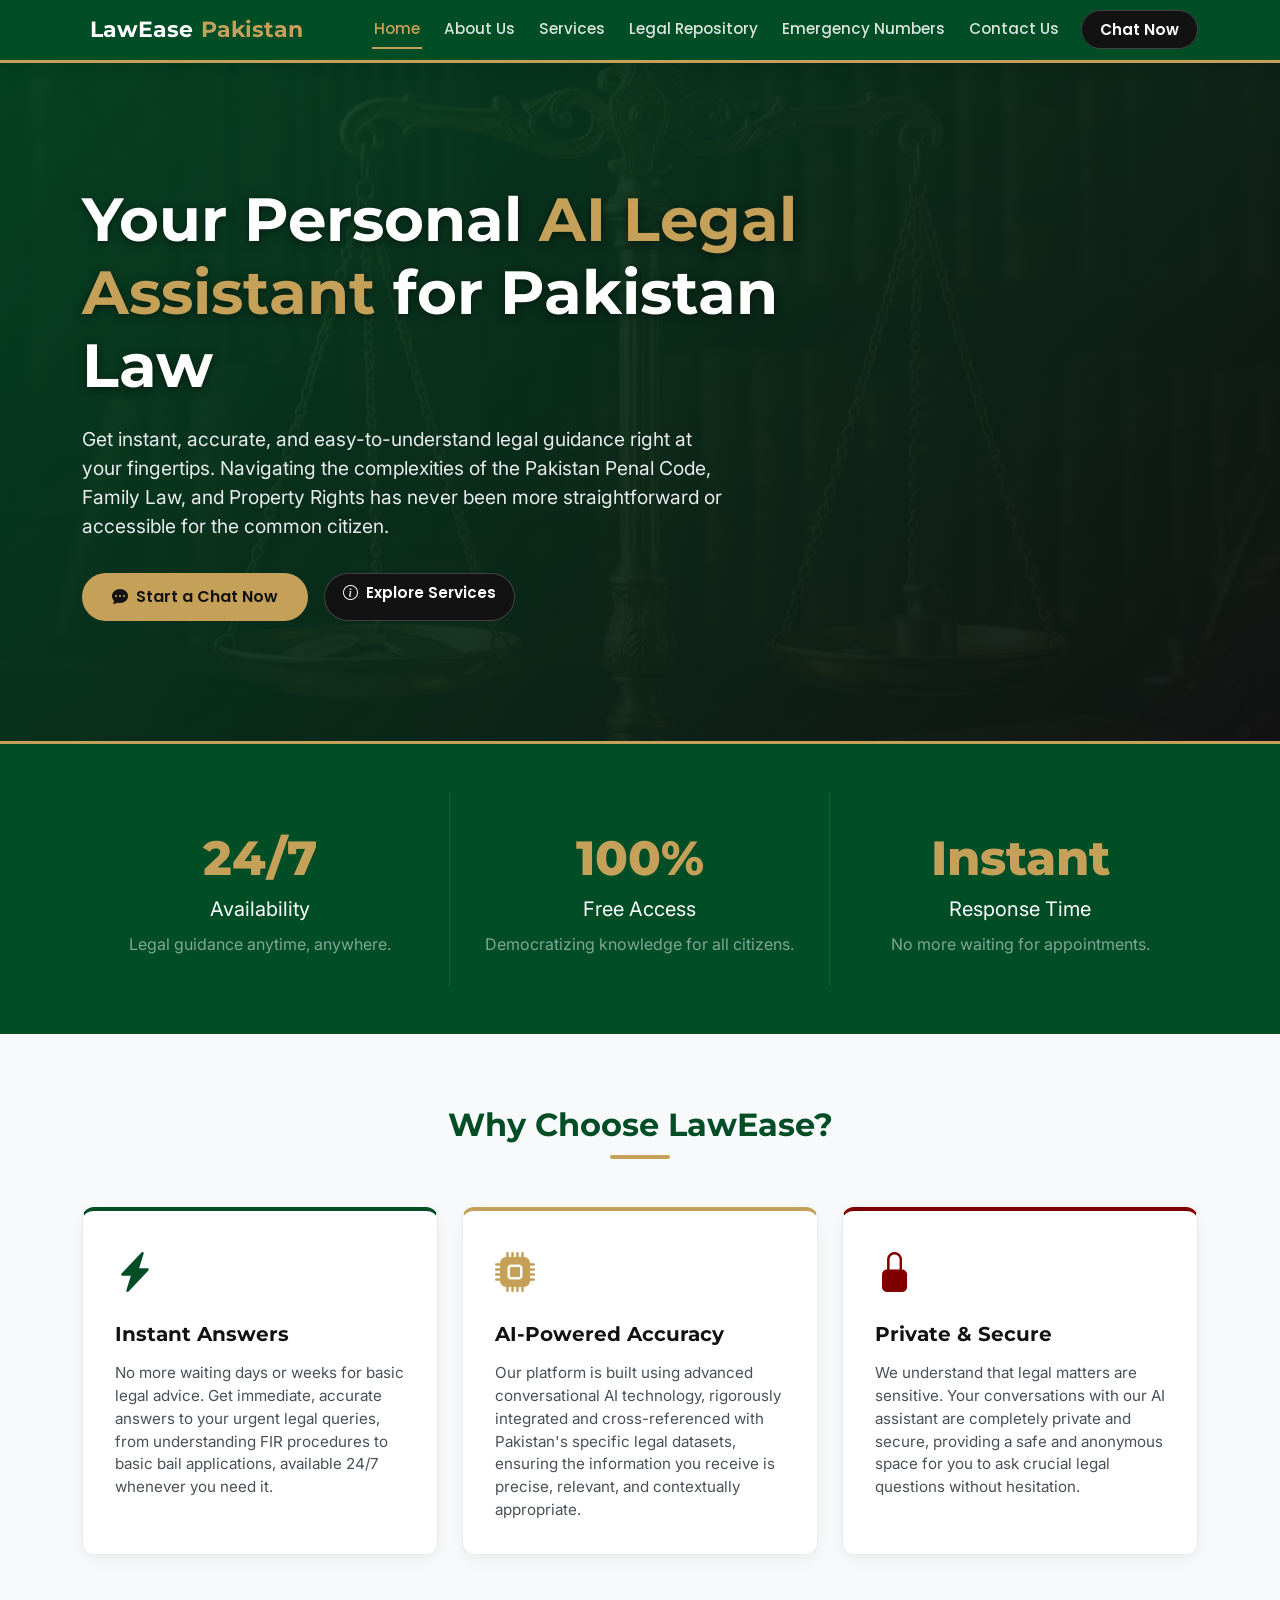
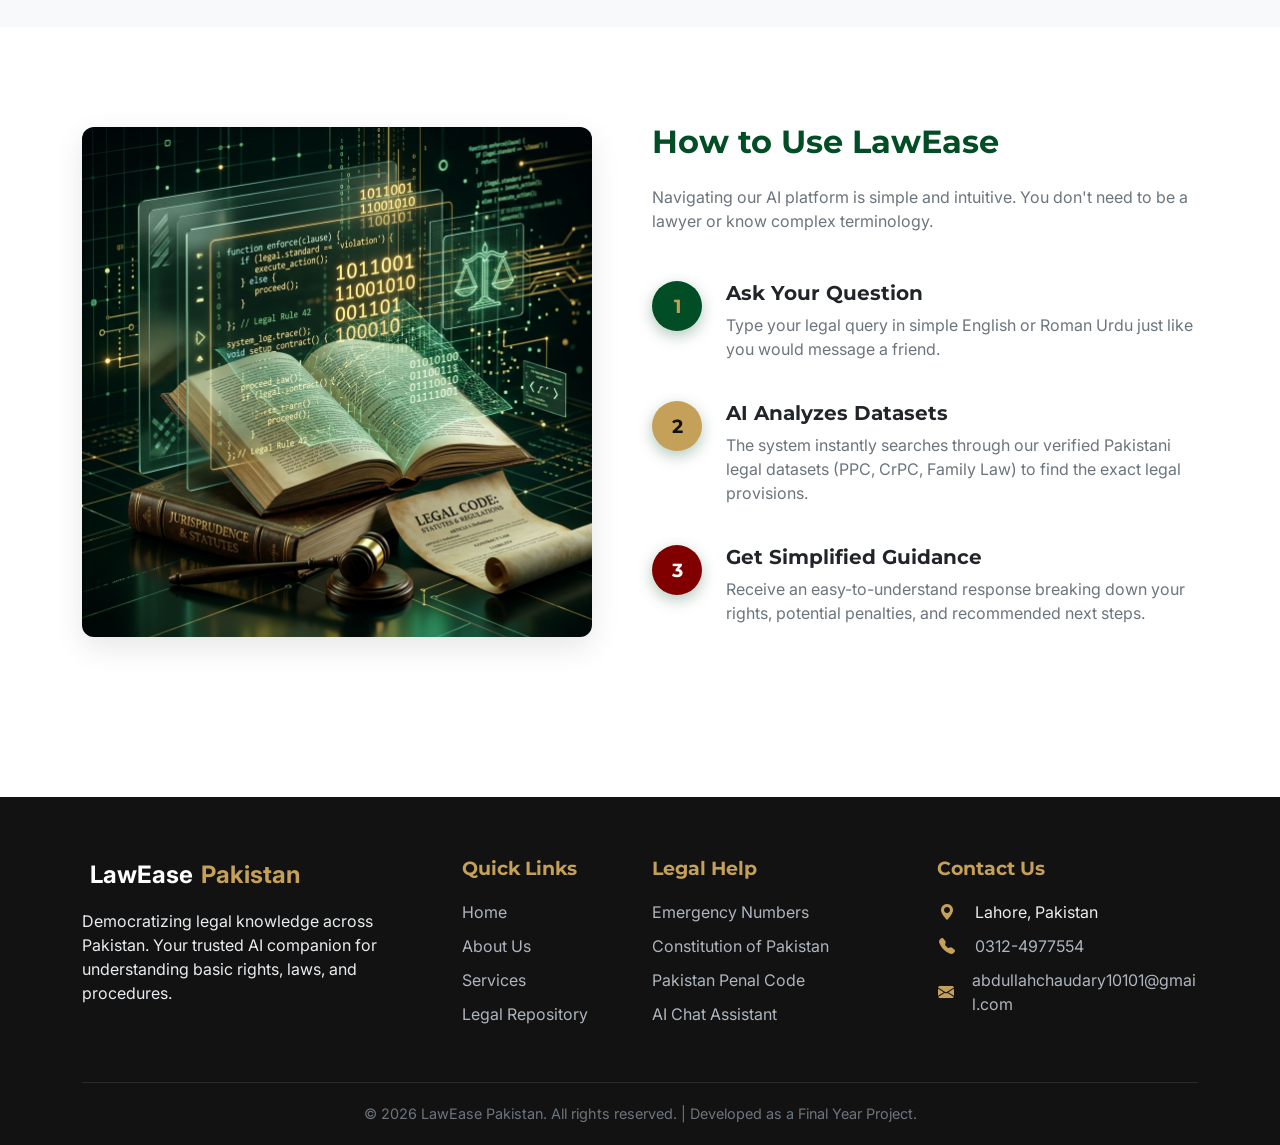
<file: index.html>
<!DOCTYPE html>
<html lang="en">

<head>
    <meta charset="UTF-8">
    <meta name="viewport" content="width=device-width, initial-scale=1.0">
    <title>LawEase Pakistan | AI Legal Assistant</title>

    <!-- Favicon -->
    <link rel="icon"
        href="data:image/svg+xml,<svg xmlns=%22http://www.w3.org/2000/svg%22 viewBox=%220 0 100 100%22><text y=%22.9em%22 font-size=%2290%22>⚖️</text></svg>">

    <!-- Google Fonts -->
    <link rel="preconnect" href="https://fonts.googleapis.com">
    <link rel="preconnect" href="https://fonts.gstatic.com" crossorigin>
    <link
        href="https://fonts.googleapis.com/css2?family=Inter:wght@400;500;600&family=Montserrat:wght@500;700;800&family=Poppins:wght@400;500;600&display=swap"
        rel="stylesheet">

    <!-- Bootstrap 5 CSS -->
    <link href="https://cdn.jsdelivr.net/npm/bootstrap@5.3.2/dist/css/bootstrap.min.css" rel="stylesheet">
    <!-- Bootstrap Icons -->
    <link rel="stylesheet" href="https://cdn.jsdelivr.net/npm/bootstrap-icons@1.11.1/font/bootstrap-icons.css">

    <!-- Custom CSS -->
    <link rel="stylesheet" href="style.css">
</head>

<body>

    <!-- Navbar -->
    <nav class="navbar navbar-expand-xl sticky-top">
        <div class="container">
            <a class="navbar-brand" href="index.html">
                <i class="bi bi-scales text-gold"></i> LawEase <span>Pakistan</span>
            </a>
            <button class="navbar-toggler" type="button" data-bs-toggle="collapse" data-bs-target="#navbarNav"
                aria-controls="navbarNav" aria-expanded="false" aria-label="Toggle navigation">
                <span class="navbar-toggler-icon"></span>
            </button>
            <div class="collapse navbar-collapse justify-content-end" id="navbarNav">
                <ul class="navbar-nav align-items-center gap-1">
                    <li class="nav-item">
                        <a class="nav-link active" aria-current="page" href="index.html">Home</a>
                    </li>
                    <li class="nav-item">
                        <a class="nav-link" href="about.html">About Us</a>
                    </li>
                    <li class="nav-item">
                        <a class="nav-link" href="services.html">Services</a>
                    </li>
                    <li class="nav-item">
                        <a class="nav-link" href="repository.html">Legal Repository</a>
                    </li>
                    <li class="nav-item">
                        <a class="nav-link" href="emergency.html">Emergency Numbers</a>
                    </li>
                    <li class="nav-item">
                        <a class="nav-link" href="contact.html">Contact Us</a>
                    </li>
                    <li class="nav-item ms-xl-2 mt-3 mt-xl-0">
                        <a class="btn-custom-primary" href="https://laweasepak.vercel.app/" target="_blank">Chat Now</a>
                    </li>
                </ul>
            </div>
        </div>
    </nav>

    <!-- Hero Section -->
    <header class="hero-section">
        <img src="images/hero_scales_1778331524138.png"
            alt="Legal Balance Scale" class="hero-bg-image">
        <div class="hero-overlay"></div>
        <div class="container hero-content">
            <div class="row align-items-center">
                <div class="col-lg-8 text-center text-lg-start mb-5 mb-lg-0">
                    <h1 class="hero-title">Your Personal <span>AI Legal Assistant</span> for Pakistan Law</h1>
                    <p class="hero-subtitle">Get instant, accurate, and easy-to-understand legal guidance right at your
                        fingertips. Navigating the complexities of the Pakistan Penal Code, Family Law, and Property
                        Rights has never been more straightforward or accessible for the common citizen.</p>
                    <div class="d-flex flex-column flex-sm-row gap-3 justify-content-center justify-content-lg-start">
                        <a href="https://laweasepak.vercel.app/" target="_blank" class="btn-custom-gold"><i
                                class="bi bi-chat-dots-fill me-2"></i>Start a Chat Now</a>
                        <a href="services.html" class="btn-custom-primary"><i class="bi bi-info-circle me-2"></i>Explore
                            Services</a>
                    </div>
                </div>
            </div>
        </div>
    </header>

    <!-- Statistics Section (New) -->
    <section class="bg-dark-green py-5">
        <div class="container">
            <div class="row justify-content-center">
                <div class="col-md-4 stat-box">
                    <div class="stat-number">24/7</div>
                    <div class="text-white fs-5 font-accent">Availability</div>
                    <p class="text-white-50 mt-2 mb-0">Legal guidance anytime, anywhere.</p>
                </div>
                <div class="col-md-4 stat-box">
                    <div class="stat-number">100%</div>
                    <div class="text-white fs-5 font-accent">Free Access</div>
                    <p class="text-white-50 mt-2 mb-0">Democratizing knowledge for all citizens.</p>
                </div>
                <div class="col-md-4 stat-box">
                    <div class="stat-number">Instant</div>
                    <div class="text-white fs-5 font-accent">Response Time</div>
                    <p class="text-white-50 mt-2 mb-0">No more waiting for appointments.</p>
                </div>
            </div>
        </div>
    </section>

    <!-- Why Choose LawEase Section -->
    <section class="py-5 bg-surface">
        <div class="container py-4">
            <h2 class="section-title">Why Choose LawEase?</h2>
            <div class="row g-4">
                <!-- Card 1 -->
                <div class="col-md-6 col-lg-4">
                    <div class="feature-card">
                        <i class="bi bi-lightning-charge-fill feature-icon"></i>
                        <h3>Instant Answers</h3>
                        <p>No more waiting days or weeks for basic legal advice. Get immediate, accurate answers to your
                            urgent legal queries, from understanding FIR procedures to basic bail applications,
                            available 24/7 whenever you need it.</p>
                    </div>
                </div>
                <!-- Card 2 -->
                <div class="col-md-6 col-lg-4">
                    <div class="feature-card border-top-gold" style="border-top-color: var(--gold);">
                        <i class="bi bi-cpu-fill feature-icon text-gold"></i>
                        <h3>AI-Powered Accuracy</h3>
                        <p>Our platform is built using advanced conversational AI technology, rigorously integrated and
                            cross-referenced with Pakistan's specific legal datasets, ensuring the information you
                            receive is precise, relevant, and contextually appropriate.</p>
                    </div>
                </div>
                <!-- Card 3 -->
                <div class="col-md-6 col-lg-4 offset-md-3 offset-lg-0">
                    <div class="feature-card border-top-maroon" style="border-top-color: var(--maroon);">
                        <i class="bi bi-lock-fill feature-icon" style="color: var(--maroon);"></i>
                        <h3>Private & Secure</h3>
                        <p>We understand that legal matters are sensitive. Your conversations with our AI assistant are
                            completely private and secure, providing a safe and anonymous space for you to ask crucial
                            legal questions without hesitation.</p>
                    </div>
                </div>
            </div>
        </div>
    </section>

    <!-- How to Use Section (New) -->
    <section class="py-5 bg-white">
        <div class="container py-5">
            <div class="row align-items-center">
                <div class="col-lg-6 mb-5 mb-lg-0 pe-lg-5">
                    <img src="images/legal_tech_1778331539262.png"
                        alt="Legal Search" class="img-fluid rounded-img">
                </div>
                <div class="col-lg-6">
                    <h2 class="font-heading fw-bold text-dark-green mb-4">How to Use LawEase</h2>
                    <p class="text-secondary mb-5">Navigating our AI platform is simple and intuitive. You don't need to
                        be a lawyer or know complex terminology.</p>

                    <div class="d-flex mb-4">
                        <div class="me-4">
                            <div class="step-number" style="width: 50px; height: 50px; font-size: 1.2rem; margin: 0;">1
                            </div>
                        </div>
                        <div>
                            <h4 class="font-heading fs-5 mb-2">Ask Your Question</h4>
                            <p class="text-secondary">Type your legal query in simple English or Roman Urdu just like
                                you would message a friend.</p>
                        </div>
                    </div>
                    <div class="d-flex mb-4">
                        <div class="me-4">
                            <div class="step-number"
                                style="width: 50px; height: 50px; font-size: 1.2rem; margin: 0; background-color: var(--gold); color: var(--black);">
                                2</div>
                        </div>
                        <div>
                            <h4 class="font-heading fs-5 mb-2">AI Analyzes Datasets</h4>
                            <p class="text-secondary">The system instantly searches through our verified Pakistani legal
                                datasets (PPC, CrPC, Family Law) to find the exact legal provisions.</p>
                        </div>
                    </div>
                    <div class="d-flex">
                        <div class="me-4">
                            <div class="step-number"
                                style="width: 50px; height: 50px; font-size: 1.2rem; margin: 0; background-color: var(--maroon); color: white;">
                                3</div>
                        </div>
                        <div>
                            <h4 class="font-heading fs-5 mb-2">Get Simplified Guidance</h4>
                            <p class="text-secondary">Receive an easy-to-understand response breaking down your rights,
                                potential penalties, and recommended next steps.</p>
                        </div>
                    </div>
                </div>
            </div>
        </div>
    </section>

    <!-- Footer -->
    <footer class="site-footer">
        <div class="container">
            <div class="row g-4">
                <div class="col-lg-4 mb-4 mb-lg-0">
                    <a href="index.html"
                        class="text-white text-decoration-none d-flex align-items-center gap-2 mb-3 fs-4 font-heading fw-bold">
                        <i class="bi bi-scales text-gold"></i> LawEase <span class="text-gold">Pakistan</span>
                    </a>
                    <p class="text-secondary-light pe-lg-4">Democratizing legal knowledge across Pakistan. Your trusted
                        AI companion for understanding basic rights, laws, and procedures.</p>
                </div>
                <div class="col-lg-2 col-md-4">
                    <h5>Quick Links</h5>
                    <ul class="footer-links">
                        <li><a href="index.html">Home</a></li>
                        <li><a href="about.html">About Us</a></li>
                        <li><a href="services.html">Services</a></li>
                        <li><a href="repository.html">Legal Repository</a></li>
                    </ul>
                </div>
                <div class="col-lg-3 col-md-4">
                    <h5>Legal Help</h5>
                    <ul class="footer-links">
                        <li><a href="emergency.html">Emergency Numbers</a></li>
                        <li><a href="repository.html">Constitution of Pakistan</a></li>
                        <li><a href="repository.html">Pakistan Penal Code</a></li>
                        <li><a href="https://laweasepak.vercel.app/" target="_blank">AI Chat Assistant</a></li>
                    </ul>
                </div>
                <div class="col-lg-3 col-md-4">
                    <h5>Contact Us</h5>
                    <ul class="footer-links footer-contact">
                        <li class="d-flex align-items-center"><i class="bi bi-geo-alt-fill"></i> <span
                                class="ms-2">Lahore, Pakistan</span></li>
                        <li class="d-flex align-items-center"><i class="bi bi-telephone-fill"></i> <a
                                href="tel:03124977554" class="ms-2">0312-4977554</a></li>
                        <li class="d-flex align-items-center"><i class="bi bi-envelope-fill"></i> <a
                                href="mailto:abdullahchaudary10101@gmail.com" class="ms-2"
                                style="word-break: break-all;">abdullahchaudary10101@gmail.com</a></li>
                    </ul>
                </div>
            </div>
            <div class="footer-bottom">
                <p class="mb-0">&copy; 2026 LawEase Pakistan. All rights reserved. | Developed as a Final Year Project.
                </p>
            </div>
        </div>
    </footer>

    <!-- Bootstrap 5 JS Bundle -->
    <script src="https://cdn.jsdelivr.net/npm/bootstrap@5.3.2/dist/js/bootstrap.bundle.min.js"></script>
</body>

</html>
</file>
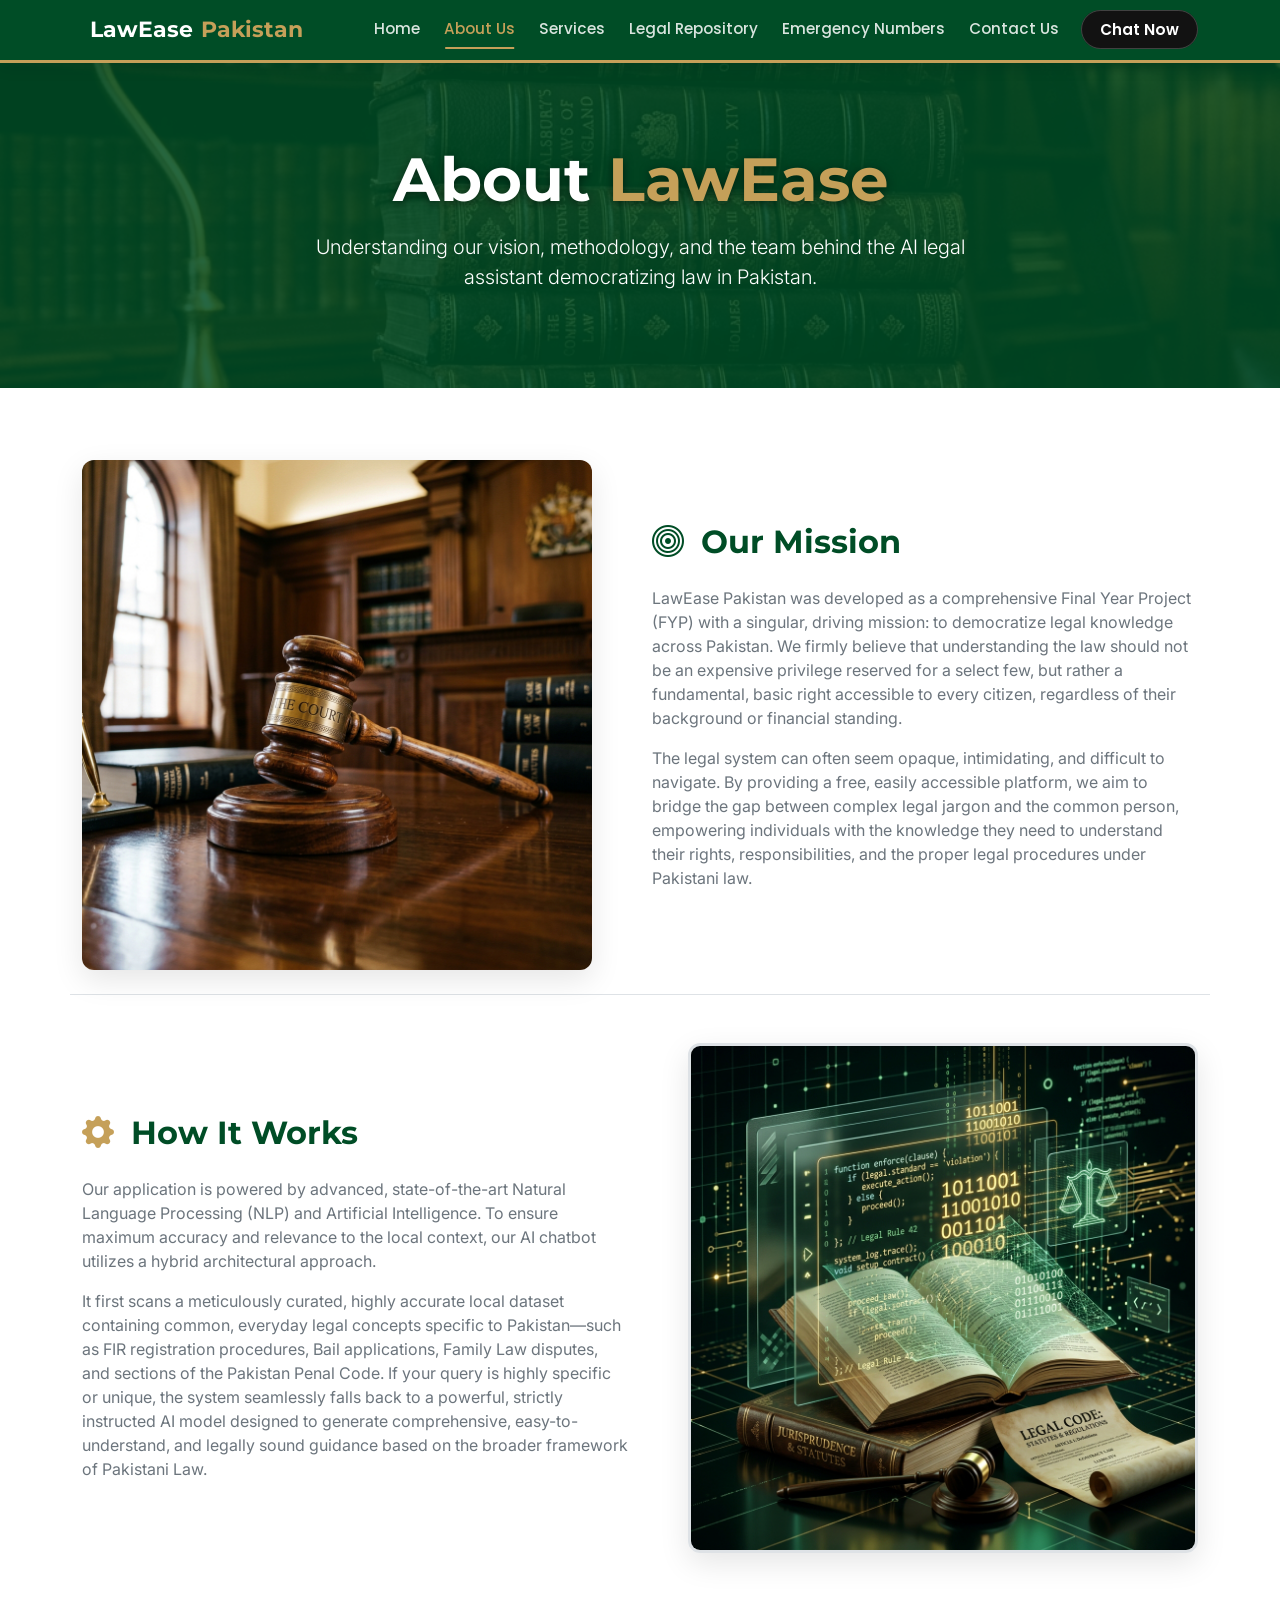
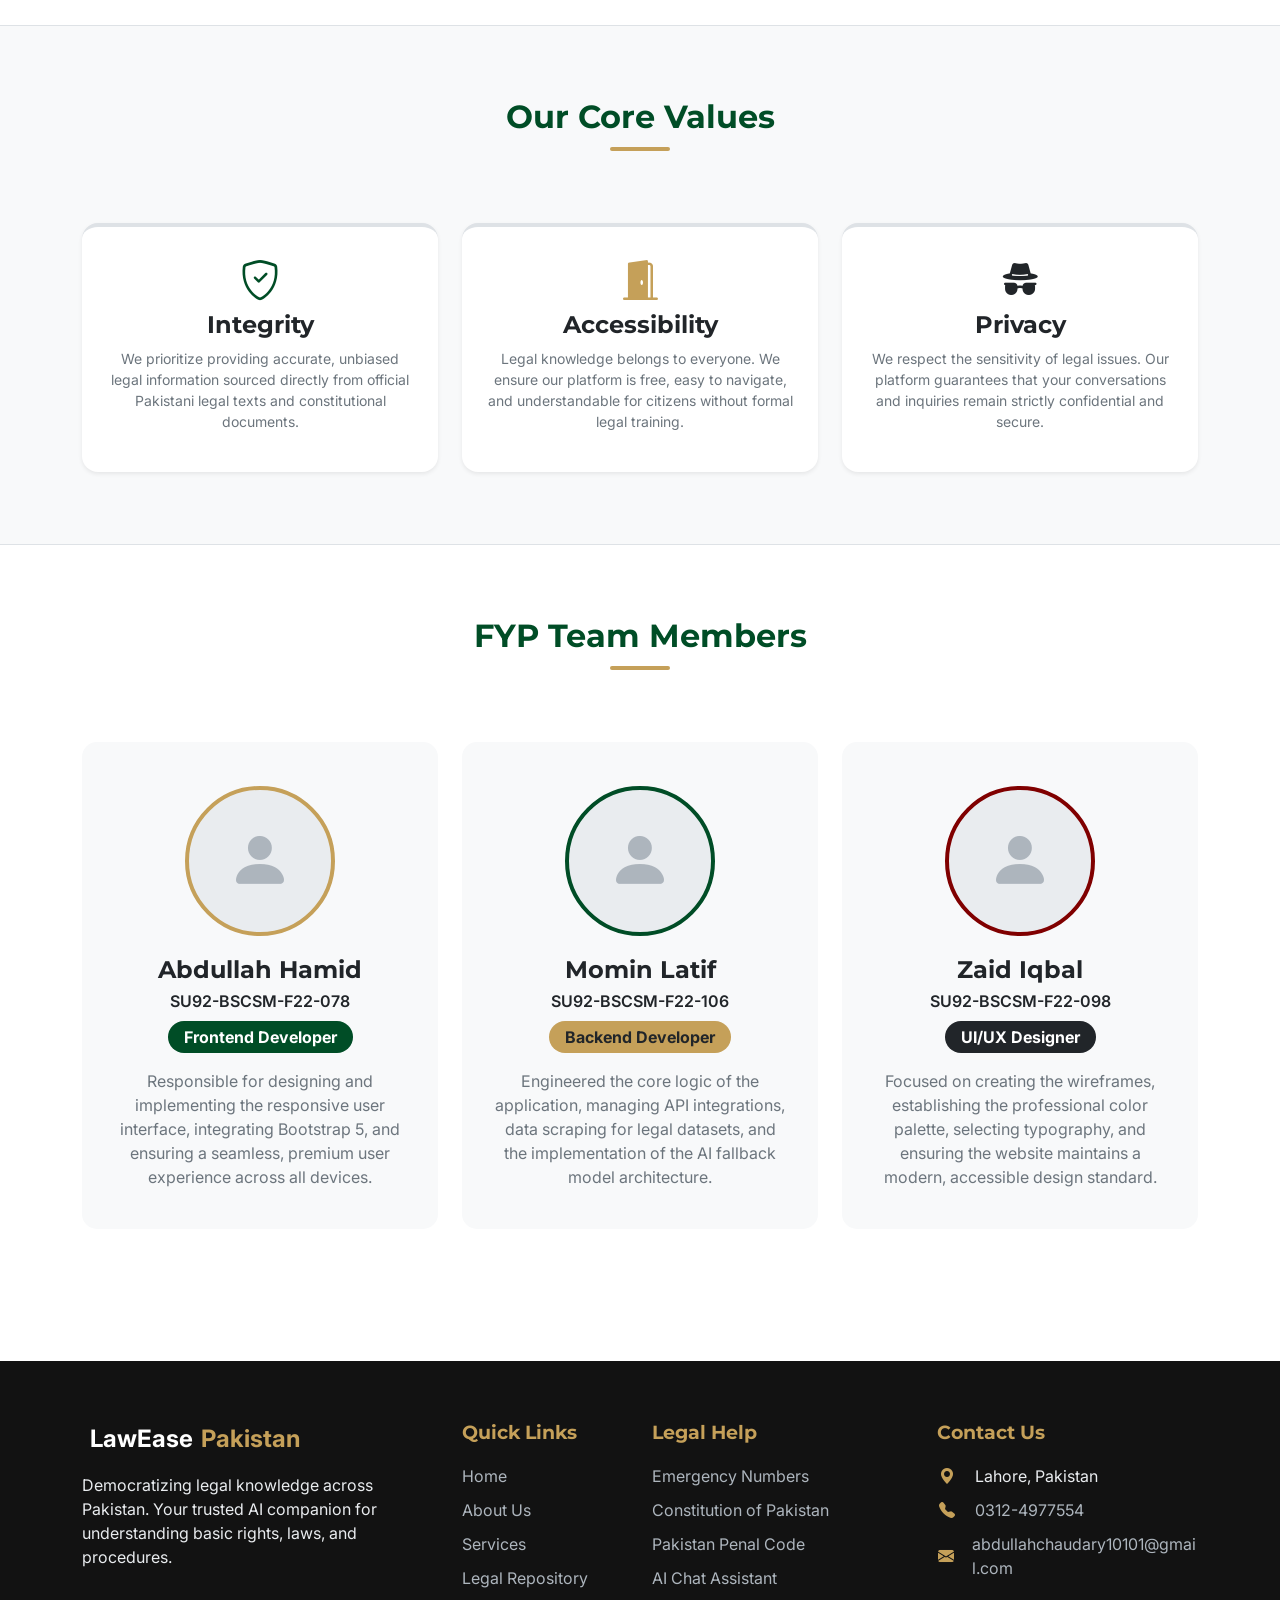
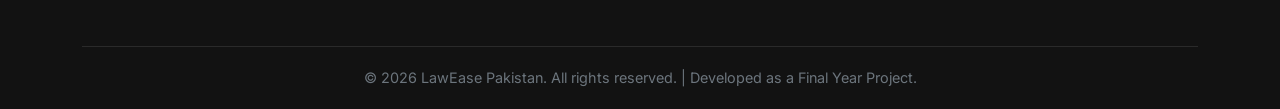
<file: about.html>
<!DOCTYPE html>
<html lang="en">

<head>
    <meta charset="UTF-8">
    <meta name="viewport" content="width=device-width, initial-scale=1.0">
    <title>About Us | LawEase Pakistan</title>

    <!-- Favicon -->
    <link rel="icon"
        href="data:image/svg+xml,<svg xmlns=%22http://www.w3.org/2000/svg%22 viewBox=%220 0 100 100%22><text y=%22.9em%22 font-size=%2290%22>⚖️</text></svg>">

    <!-- Google Fonts -->
    <link rel="preconnect" href="https://fonts.googleapis.com">
    <link rel="preconnect" href="https://fonts.gstatic.com" crossorigin>
    <link
        href="https://fonts.googleapis.com/css2?family=Inter:wght@400;500;600&family=Montserrat:wght@500;700;800&family=Poppins:wght@400;500;600&display=swap"
        rel="stylesheet">

    <!-- Bootstrap 5 CSS -->
    <link href="https://cdn.jsdelivr.net/npm/bootstrap@5.3.2/dist/css/bootstrap.min.css" rel="stylesheet">
    <!-- Bootstrap Icons -->
    <link rel="stylesheet" href="https://cdn.jsdelivr.net/npm/bootstrap-icons@1.11.1/font/bootstrap-icons.css">

    <!-- Custom CSS -->
    <link rel="stylesheet" href="style.css">
</head>

<body>

    <!-- Navbar -->
    <nav class="navbar navbar-expand-xl sticky-top">
        <div class="container">
            <a class="navbar-brand" href="index.html">
                <i class="bi bi-scales text-gold"></i> LawEase <span>Pakistan</span>
            </a>
            <button class="navbar-toggler" type="button" data-bs-toggle="collapse" data-bs-target="#navbarNav"
                aria-controls="navbarNav" aria-expanded="false" aria-label="Toggle navigation">
                <span class="navbar-toggler-icon"></span>
            </button>
            <div class="collapse navbar-collapse justify-content-end" id="navbarNav">
                <ul class="navbar-nav align-items-center gap-1">
                    <li class="nav-item">
                        <a class="nav-link" href="index.html">Home</a>
                    </li>
                    <li class="nav-item">
                        <a class="nav-link active" aria-current="page" href="about.html">About Us</a>
                    </li>
                    <li class="nav-item">
                        <a class="nav-link" href="services.html">Services</a>
                    </li>
                    <li class="nav-item">
                        <a class="nav-link" href="repository.html">Legal Repository</a>
                    </li>
                    <li class="nav-item">
                        <a class="nav-link" href="emergency.html">Emergency Numbers</a>
                    </li>
                    <li class="nav-item">
                        <a class="nav-link" href="contact.html">Contact Us</a>
                    </li>
                    <li class="nav-item ms-xl-2 mt-3 mt-xl-0">
                        <a class="btn-custom-primary" href="https://laweasepak.vercel.app/" target="_blank">Chat Now</a>
                    </li>
                </ul>
            </div>
        </div>
    </nav>

    <!-- Header -->
    <header class="page-header">
        <img src="images/legal_books_1778331568220.png" alt="Legal Books"
            class="page-header-bg">
        <div class="container text-center page-header-content">
            <h1 class="hero-title mb-3">About <span class="text-gold">LawEase</span></h1>
            <p class="text-white lead mx-auto" style="max-width: 700px;">Understanding our vision, methodology, and the
                team behind the AI legal assistant democratizing law in Pakistan.</p>
        </div>
    </header>

    <!-- Mission & How it Works Section -->
    <section class="py-5 bg-white">
        <div class="container py-4">
            <div class="row align-items-center mb-5 pb-4 border-bottom">
                <div class="col-lg-6 mb-4 mb-lg-0 pe-lg-5">
                    <img src="images/legal_gavel_1778331554066.png"
                        alt="Law Documentation" class="img-fluid rounded-img">
                </div>
                <div class="col-lg-6">
                    <h3 class="font-heading fs-2 mb-4 text-dark-green"><i class="bi bi-bullseye text-maroon me-2"></i>
                        Our Mission</h3>
                    <p class="fs-6 text-secondary mb-3">LawEase Pakistan was developed as a comprehensive Final Year
                        Project (FYP) with a singular, driving mission: to democratize legal knowledge across Pakistan.
                        We firmly believe that understanding the law should not be an expensive privilege reserved for a
                        select few, but rather a fundamental, basic right accessible to every citizen, regardless of
                        their background or financial standing.</p>
                    <p class="fs-6 text-secondary">The legal system can often seem opaque, intimidating, and difficult
                        to navigate. By providing a free, easily accessible platform, we aim to bridge the gap between
                        complex legal jargon and the common person, empowering individuals with the knowledge they need
                        to understand their rights, responsibilities, and the proper legal procedures under Pakistani
                        law.</p>
                </div>
            </div>

            <div class="row align-items-center">
                <div class="col-lg-6 order-2 order-lg-1">
                    <h3 class="font-heading fs-2 mb-4 text-dark-green"><i class="bi bi-gear-fill text-gold me-2"></i>
                        How It Works</h3>
                    <p class="fs-6 text-secondary mb-3">Our application is powered by advanced, state-of-the-art Natural
                        Language Processing (NLP) and Artificial Intelligence. To ensure maximum accuracy and relevance
                        to the local context, our AI chatbot utilizes a hybrid architectural approach.</p>
                    <p class="fs-6 text-secondary mb-0">It first scans a meticulously curated, highly accurate local
                        dataset containing common, everyday legal concepts specific to Pakistan—such as FIR registration
                        procedures, Bail applications, Family Law disputes, and sections of the Pakistan Penal Code. If
                        your query is highly specific or unique, the system seamlessly falls back to a powerful,
                        strictly instructed AI model designed to generate comprehensive, easy-to-understand, and legally
                        sound guidance based on the broader framework of Pakistani Law.</p>
                </div>
                <div class="col-lg-6 order-1 order-lg-2 mb-4 mb-lg-0 ps-lg-5">
                    <img src="images/legal_tech_1778331539262.png"
                        alt="Data Technology" class="img-fluid rounded-img border border-3 border-gold">
                </div>
            </div>
        </div>
    </section>

    <!-- Core Values Section (New) -->
    <section class="py-5 bg-surface border-top border-bottom">
        <div class="container py-4">
            <h2 class="section-title">Our Core Values</h2>
            <div class="row g-4 mt-2">
                <div class="col-md-4 text-center">
                    <div class="bg-white p-4 rounded-4 shadow-sm h-100 border-top border-4 border-dark-green">
                        <i class="bi bi-shield-check text-dark-green fs-1 mb-3"></i>
                        <h4 class="font-heading fw-bold">Integrity</h4>
                        <p class="text-secondary small">We prioritize providing accurate, unbiased legal information
                            sourced directly from official Pakistani legal texts and constitutional documents.</p>
                    </div>
                </div>
                <div class="col-md-4 text-center">
                    <div class="bg-white p-4 rounded-4 shadow-sm h-100 border-top border-4 border-gold">
                        <i class="bi bi-door-open-fill text-gold fs-1 mb-3"></i>
                        <h4 class="font-heading fw-bold">Accessibility</h4>
                        <p class="text-secondary small">Legal knowledge belongs to everyone. We ensure our platform is
                            free, easy to navigate, and understandable for citizens without formal legal training.</p>
                    </div>
                </div>
                <div class="col-md-4 text-center">
                    <div class="bg-white p-4 rounded-4 shadow-sm h-100 border-top border-4 border-maroon">
                        <i class="bi bi-incognito text-maroon fs-1 mb-3"></i>
                        <h4 class="font-heading fw-bold">Privacy</h4>
                        <p class="text-secondary small">We respect the sensitivity of legal issues. Our platform
                            guarantees that your conversations and inquiries remain strictly confidential and secure.
                        </p>
                    </div>
                </div>
            </div>
        </div>
    </section>

    <!-- Team Section -->
    <section class="py-5 bg-white">
        <div class="container py-4">
            <h2 class="section-title">FYP Team Members</h2>
            <div class="row g-4 justify-content-center mt-3">
                <!-- Team Member 1 -->
                <div class="col-md-6 col-lg-4">
                    <div class="team-card p-4 h-100">
                        <div class="team-img-wrapper">
                            <i class="bi bi-person-fill team-img-placeholder"></i>
                        </div>
                        <h4 class="font-heading fw-bold mt-3 mb-1">Abdullah Hamid</h4>
                        <p class="text-maroon fw-semibold mb-2">SU92-BSCSM-F22-078</p>
                        <span class="badge bg-dark-green rounded-pill px-3 py-2 mb-3 fs-6 font-accent">Frontend
                            Developer</span>
                        <p class="text-secondary px-2">Responsible for designing and implementing the responsive user
                            interface, integrating Bootstrap 5, and ensuring a seamless, premium user experience across
                            all devices.</p>
                    </div>
                </div>

                <!-- Team Member 2 -->
                <div class="col-md-6 col-lg-4">
                    <div class="team-card p-4 h-100">
                        <div class="team-img-wrapper" style="border-color: var(--dark-green);">
                            <i class="bi bi-person-fill team-img-placeholder"></i>
                        </div>
                        <h4 class="font-heading fw-bold mt-3 mb-1">Momin Latif</h4>
                        <p class="text-maroon fw-semibold mb-2">SU92-BSCSM-F22-106</p>
                        <span class="badge bg-gold text-dark rounded-pill px-3 py-2 mb-3 fs-6 font-accent">Backend
                            Developer</span>
                        <p class="text-secondary px-2">Engineered the core logic of the application, managing API
                            integrations, data scraping for legal datasets, and the implementation of the AI fallback
                            model architecture.</p>
                    </div>
                </div>

                <!-- Team Member 3 -->
                <div class="col-md-6 col-lg-4">
                    <div class="team-card p-4 h-100">
                        <div class="team-img-wrapper" style="border-color: var(--maroon);">
                            <i class="bi bi-person-fill team-img-placeholder"></i>
                        </div>
                        <h4 class="font-heading fw-bold mt-3 mb-1">Zaid Iqbal</h4>
                        <p class="text-maroon fw-semibold mb-2">SU92-BSCSM-F22-098</p>
                        <span class="badge bg-dark rounded-pill px-3 py-2 mb-3 fs-6 font-accent">UI/UX Designer</span>
                        <p class="text-secondary px-2">Focused on creating the wireframes, establishing the professional
                            color palette, selecting typography, and ensuring the website maintains a modern, accessible
                            design standard.</p>
                    </div>
                </div>
            </div>
        </div>
    </section>

    <!-- Footer -->
    <footer class="site-footer">
        <div class="container">
            <div class="row g-4">
                <div class="col-lg-4 mb-4 mb-lg-0">
                    <a href="index.html"
                        class="text-white text-decoration-none d-flex align-items-center gap-2 mb-3 fs-4 font-heading fw-bold">
                        <i class="bi bi-scales text-gold"></i> LawEase <span class="text-gold">Pakistan</span>
                    </a>
                    <p class="text-secondary-light pe-lg-4">Democratizing legal knowledge across Pakistan. Your trusted
                        AI companion for understanding basic rights, laws, and procedures.</p>
                </div>
                <div class="col-lg-2 col-md-4">
                    <h5>Quick Links</h5>
                    <ul class="footer-links">
                        <li><a href="index.html">Home</a></li>
                        <li><a href="about.html">About Us</a></li>
                        <li><a href="services.html">Services</a></li>
                        <li><a href="repository.html">Legal Repository</a></li>
                    </ul>
                </div>
                <div class="col-lg-3 col-md-4">
                    <h5>Legal Help</h5>
                    <ul class="footer-links">
                        <li><a href="emergency.html">Emergency Numbers</a></li>
                        <li><a href="repository.html">Constitution of Pakistan</a></li>
                        <li><a href="repository.html">Pakistan Penal Code</a></li>
                        <li><a href="https://laweasepak.vercel.app/" target="_blank">AI Chat Assistant</a></li>
                    </ul>
                </div>
                <div class="col-lg-3 col-md-4">
                    <h5>Contact Us</h5>
                    <ul class="footer-links footer-contact">
                        <li class="d-flex align-items-center"><i class="bi bi-geo-alt-fill"></i> <span
                                class="ms-2">Lahore, Pakistan</span></li>
                        <li class="d-flex align-items-center"><i class="bi bi-telephone-fill"></i> <a
                                href="tel:03124977554" class="ms-2">0312-4977554</a></li>
                        <li class="d-flex align-items-center"><i class="bi bi-envelope-fill"></i> <a
                                href="mailto:abdullahchaudary10101@gmail.com" class="ms-2"
                                style="word-break: break-all;">abdullahchaudary10101@gmail.com</a></li>
                    </ul>
                </div>
            </div>
            <div class="footer-bottom">
                <p class="mb-0">&copy; 2026 LawEase Pakistan. All rights reserved. | Developed as a Final Year Project.
                </p>
            </div>
        </div>
    </footer>

    <!-- Bootstrap 5 JS Bundle -->
    <script src="https://cdn.jsdelivr.net/npm/bootstrap@5.3.2/dist/js/bootstrap.bundle.min.js"></script>
</body>

</html>
</file>
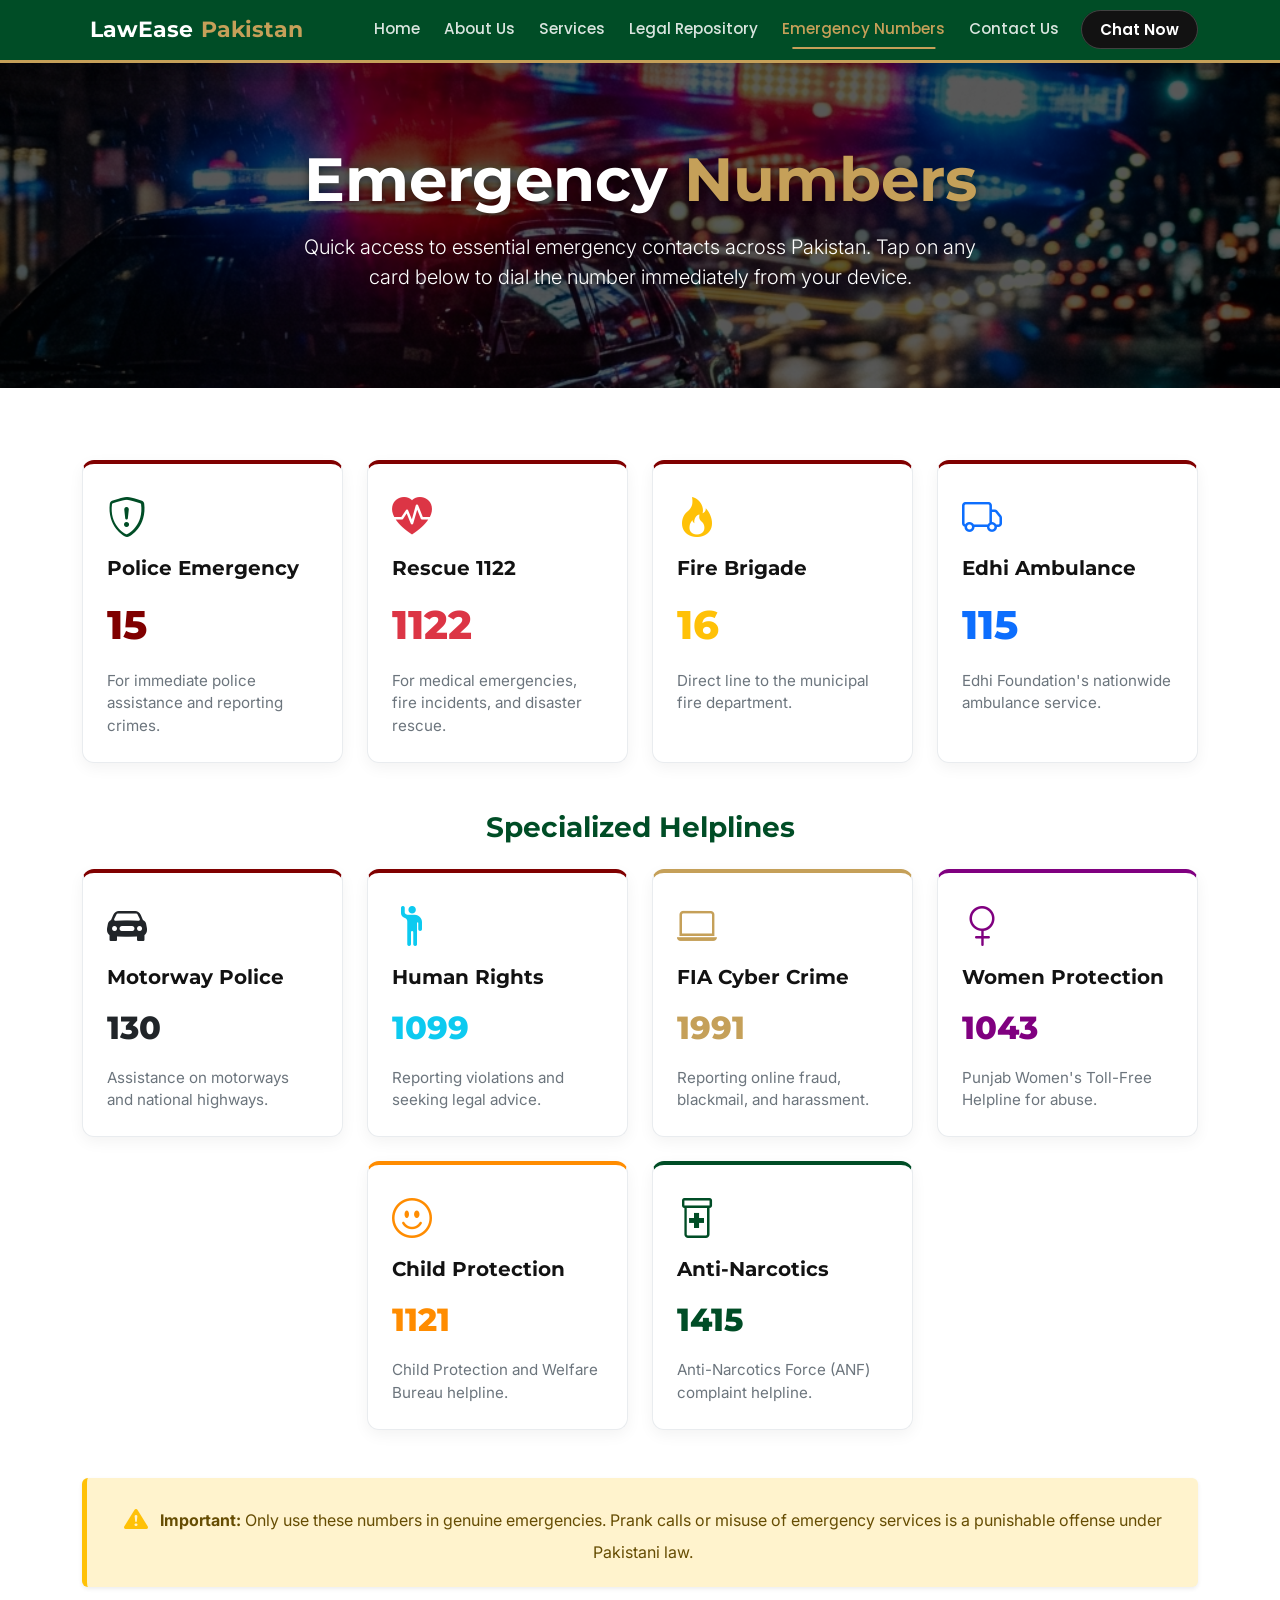
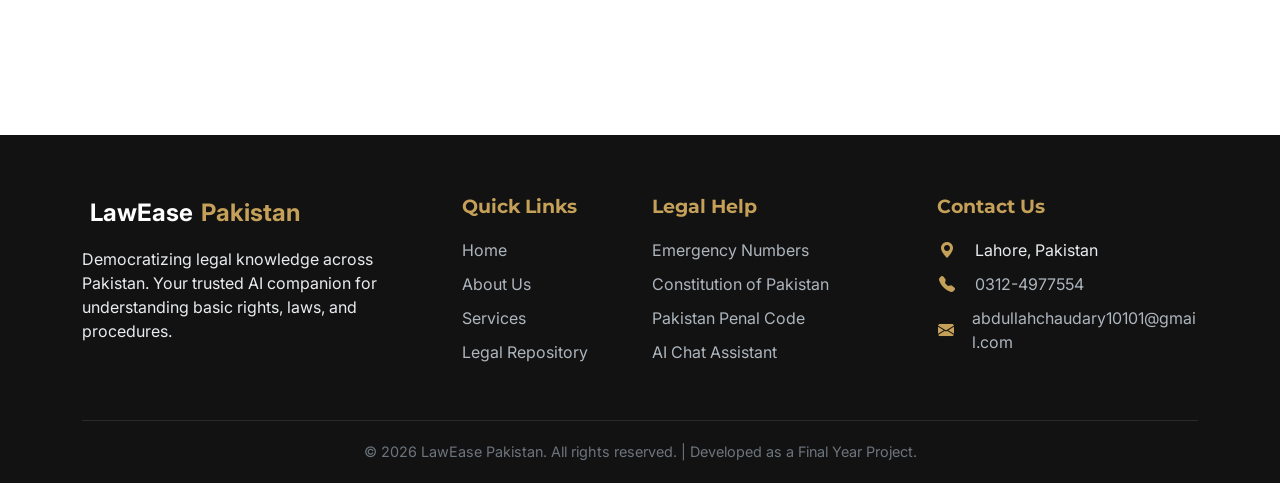
<file: emergency.html>
<!DOCTYPE html>
<html lang="en">

<head>
    <meta charset="UTF-8">
    <meta name="viewport" content="width=device-width, initial-scale=1.0">
    <title>Emergency Numbers | LawEase Pakistan</title>

    <!-- Favicon -->
    <link rel="icon"
        href="data:image/svg+xml,<svg xmlns=%22http://www.w3.org/2000/svg%22 viewBox=%220 0 100 100%22><text y=%22.9em%22 font-size=%2290%22>⚖️</text></svg>">

    <!-- Google Fonts -->
    <link rel="preconnect" href="https://fonts.googleapis.com">
    <link rel="preconnect" href="https://fonts.gstatic.com" crossorigin>
    <link
        href="https://fonts.googleapis.com/css2?family=Inter:wght@400;500;600&family=Montserrat:wght@500;700;800&family=Poppins:wght@400;500;600&display=swap"
        rel="stylesheet">

    <!-- Bootstrap 5 CSS -->
    <link href="https://cdn.jsdelivr.net/npm/bootstrap@5.3.2/dist/css/bootstrap.min.css" rel="stylesheet">
    <!-- Bootstrap Icons -->
    <link rel="stylesheet" href="https://cdn.jsdelivr.net/npm/bootstrap-icons@1.11.1/font/bootstrap-icons.css">

    <!-- Custom CSS -->
    <link rel="stylesheet" href="style.css">
</head>

<body>

    <!-- Navbar -->
    <nav class="navbar navbar-expand-xl sticky-top">
        <div class="container">
            <a class="navbar-brand" href="index.html">
                <i class="bi bi-scales text-gold"></i> LawEase <span>Pakistan</span>
            </a>
            <button class="navbar-toggler" type="button" data-bs-toggle="collapse" data-bs-target="#navbarNav"
                aria-controls="navbarNav" aria-expanded="false" aria-label="Toggle navigation">
                <span class="navbar-toggler-icon"></span>
            </button>
            <div class="collapse navbar-collapse justify-content-end" id="navbarNav">
                <ul class="navbar-nav align-items-center gap-1">
                    <li class="nav-item">
                        <a class="nav-link" href="index.html">Home</a>
                    </li>
                    <li class="nav-item">
                        <a class="nav-link" href="about.html">About Us</a>
                    </li>
                    <li class="nav-item">
                        <a class="nav-link" href="services.html">Services</a>
                    </li>
                    <li class="nav-item">
                        <a class="nav-link" href="repository.html">Legal Repository</a>
                    </li>
                    <li class="nav-item">
                        <a class="nav-link active" aria-current="page" href="emergency.html">Emergency Numbers</a>
                    </li>
                    <li class="nav-item">
                        <a class="nav-link" href="contact.html">Contact Us</a>
                    </li>
                    <li class="nav-item ms-xl-2 mt-3 mt-xl-0">
                        <a class="btn-custom-primary" href="https://laweasepak.vercel.app/" target="_blank">Chat Now</a>
                    </li>
                </ul>
            </div>
        </div>
    </nav>

    <!-- Header -->
    <header class="page-header bg-black">
        <img src="images/emergency_lights_1778331602753.png" alt="Emergency Light"
            class="page-header-bg" style="opacity: 0.35;">
        <div class="container text-center page-header-content">
            <h1 class="hero-title mb-3">Emergency <span class="text-maroon">Numbers</span></h1>
            <p class="text-white lead mx-auto" style="max-width: 700px;">Quick access to essential emergency contacts
                across Pakistan. Tap on any card below to dial the number immediately from your device.</p>
        </div>
    </header>

    <!-- Emergency Section -->
    <section class="py-5 bg-white">
        <div class="container py-4">
            <div class="row g-4 justify-content-center">
                <!-- Card 1 -->
                <div class="col-md-6 col-lg-3">
                    <a href="tel:15" class="feature-card emergency-card p-4 h-100">
                        <div class="mb-2">
                            <i class="bi bi-shield-exclamation fs-1 text-dark-green"></i>
                        </div>
                        <h3 class="mb-1 fs-5">Police Emergency</h3>
                        <div class="emergency-number">15</div>
                        <p class="text-secondary small">For immediate police assistance and reporting crimes.</p>
                    </a>
                </div>

                <!-- Card 2 -->
                <div class="col-md-6 col-lg-3">
                    <a href="tel:1122" class="feature-card emergency-card p-4 h-100">
                        <div class="mb-2">
                            <i class="bi bi-heart-pulse-fill fs-1 text-danger"></i>
                        </div>
                        <h3 class="mb-1 fs-5">Rescue 1122</h3>
                        <div class="emergency-number text-danger">1122</div>
                        <p class="text-secondary small">For medical emergencies, fire incidents, and disaster rescue.
                        </p>
                    </a>
                </div>

                <!-- Card 3 -->
                <div class="col-md-6 col-lg-3">
                    <a href="tel:16" class="feature-card emergency-card p-4 h-100">
                        <div class="mb-2">
                            <i class="bi bi-fire fs-1 text-warning"></i>
                        </div>
                        <h3 class="mb-1 fs-5">Fire Brigade</h3>
                        <div class="emergency-number text-warning">16</div>
                        <p class="text-secondary small">Direct line to the municipal fire department.</p>
                    </a>
                </div>

                <!-- Card 4 -->
                <div class="col-md-6 col-lg-3">
                    <a href="tel:115" class="feature-card emergency-card p-4 h-100">
                        <div class="mb-2">
                            <i class="bi bi-truck fs-1 text-primary"></i>
                        </div>
                        <h3 class="mb-1 fs-5">Edhi Ambulance</h3>
                        <div class="emergency-number text-primary">115</div>
                        <p class="text-secondary small">Edhi Foundation's nationwide ambulance service.</p>
                    </a>
                </div>
            </div>

            <h3 class="font-heading fs-3 text-center mt-5 mb-4 text-dark-green">Specialized Helplines</h3>
            <div class="row g-4 justify-content-center">

                <!-- Card 5 -->
                <div class="col-md-6 col-lg-3">
                    <a href="tel:130" class="feature-card emergency-card p-4 h-100 border-top-dark">
                        <div class="mb-2">
                            <i class="bi bi-car-front-fill fs-1 text-dark"></i>
                        </div>
                        <h3 class="mb-1 fs-5">Motorway Police</h3>
                        <div class="emergency-number text-dark" style="font-size: 2rem;">130</div>
                        <p class="text-secondary small">Assistance on motorways and national highways.</p>
                    </a>
                </div>

                <!-- Card 6 -->
                <div class="col-md-6 col-lg-3">
                    <a href="tel:1099" class="feature-card emergency-card p-4 h-100 border-top-info">
                        <div class="mb-2">
                            <i class="bi bi-person-raised-hand fs-1 text-info"></i>
                        </div>
                        <h3 class="mb-1 fs-5">Human Rights</h3>
                        <div class="emergency-number text-info" style="font-size: 2rem;">1099</div>
                        <p class="text-secondary small">Reporting violations and seeking legal advice.</p>
                    </a>
                </div>

                <!-- Card 7 (New) -->
                <div class="col-md-6 col-lg-3">
                    <a href="tel:1991" class="feature-card emergency-card p-4 h-100"
                        style="border-top-color: var(--gold);">
                        <div class="mb-2">
                            <i class="bi bi-laptop fs-1 text-gold"></i>
                        </div>
                        <h3 class="mb-1 fs-5">FIA Cyber Crime</h3>
                        <div class="emergency-number text-gold" style="font-size: 2rem;">1991</div>
                        <p class="text-secondary small">Reporting online fraud, blackmail, and harassment.</p>
                    </a>
                </div>

                <!-- Card 8 (New) -->
                <div class="col-md-6 col-lg-3">
                    <a href="tel:1043" class="feature-card emergency-card p-4 h-100" style="border-top-color: #800080;">
                        <div class="mb-2">
                            <i class="bi bi-gender-female fs-1" style="color: #800080;"></i>
                        </div>
                        <h3 class="mb-1 fs-5">Women Protection</h3>
                        <div class="emergency-number" style="color: #800080; font-size: 2rem;">1043</div>
                        <p class="text-secondary small">Punjab Women's Toll-Free Helpline for abuse.</p>
                    </a>
                </div>

                <!-- Card 9 (New) -->
                <div class="col-md-6 col-lg-3">
                    <a href="tel:1121" class="feature-card emergency-card p-4 h-100" style="border-top-color: #ff8c00;">
                        <div class="mb-2">
                            <i class="bi bi-emoji-smile fs-1" style="color: #ff8c00;"></i>
                        </div>
                        <h3 class="mb-1 fs-5">Child Protection</h3>
                        <div class="emergency-number" style="color: #ff8c00; font-size: 2rem;">1121</div>
                        <p class="text-secondary small">Child Protection and Welfare Bureau helpline.</p>
                    </a>
                </div>

                <!-- Card 10 (New) -->
                <div class="col-md-6 col-lg-3">
                    <a href="tel:1415" class="feature-card emergency-card p-4 h-100"
                        style="border-top-color: var(--dark-green);">
                        <div class="mb-2">
                            <i class="bi bi-prescription2 fs-1 text-dark-green"></i>
                        </div>
                        <h3 class="mb-1 fs-5">Anti-Narcotics</h3>
                        <div class="emergency-number text-dark-green" style="font-size: 2rem;">1415</div>
                        <p class="text-secondary small">Anti-Narcotics Force (ANF) complaint helpline.</p>
                    </a>
                </div>

            </div>

            <div class="alert alert-warning mt-5 text-center p-4 border-0 border-start border-5 border-warning shadow-sm"
                role="alert">
                <i class="bi bi-exclamation-triangle-fill fs-4 text-warning me-2 align-middle"></i>
                <span class="align-middle"><strong>Important:</strong> Only use these numbers in genuine emergencies.
                    Prank calls or misuse of emergency services is a punishable offense under Pakistani law.</span>
            </div>
        </div>
    </section>

    <!-- Footer -->
    <footer class="site-footer">
        <div class="container">
            <div class="row g-4">
                <div class="col-lg-4 mb-4 mb-lg-0">
                    <a href="index.html"
                        class="text-white text-decoration-none d-flex align-items-center gap-2 mb-3 fs-4 font-heading fw-bold">
                        <i class="bi bi-scales text-gold"></i> LawEase <span class="text-gold">Pakistan</span>
                    </a>
                    <p class="text-secondary-light pe-lg-4">Democratizing legal knowledge across Pakistan. Your trusted
                        AI companion for understanding basic rights, laws, and procedures.</p>
                </div>
                <div class="col-lg-2 col-md-4">
                    <h5>Quick Links</h5>
                    <ul class="footer-links">
                        <li><a href="index.html">Home</a></li>
                        <li><a href="about.html">About Us</a></li>
                        <li><a href="services.html">Services</a></li>
                        <li><a href="repository.html">Legal Repository</a></li>
                    </ul>
                </div>
                <div class="col-lg-3 col-md-4">
                    <h5>Legal Help</h5>
                    <ul class="footer-links">
                        <li><a href="emergency.html">Emergency Numbers</a></li>
                        <li><a href="repository.html">Constitution of Pakistan</a></li>
                        <li><a href="repository.html">Pakistan Penal Code</a></li>
                        <li><a href="https://laweasepak.vercel.app/" target="_blank">AI Chat Assistant</a></li>
                    </ul>
                </div>
                <div class="col-lg-3 col-md-4">
                    <h5>Contact Us</h5>
                    <ul class="footer-links footer-contact">
                        <li class="d-flex align-items-center"><i class="bi bi-geo-alt-fill"></i> <span
                                class="ms-2">Lahore, Pakistan</span></li>
                        <li class="d-flex align-items-center"><i class="bi bi-telephone-fill"></i> <a
                                href="tel:03124977554" class="ms-2">0312-4977554</a></li>
                        <li class="d-flex align-items-center"><i class="bi bi-envelope-fill"></i> <a
                                href="mailto:abdullahchaudary10101@gmail.com" class="ms-2"
                                style="word-break: break-all;">abdullahchaudary10101@gmail.com</a></li>
                    </ul>
                </div>
            </div>
            <div class="footer-bottom">
                <p class="mb-0">&copy; 2026 LawEase Pakistan. All rights reserved. | Developed as a Final Year Project.
                </p>
            </div>
        </div>
    </footer>

    <!-- Bootstrap 5 JS Bundle -->
    <script src="https://cdn.jsdelivr.net/npm/bootstrap@5.3.2/dist/js/bootstrap.bundle.min.js"></script>
</body>

</html>
</file>
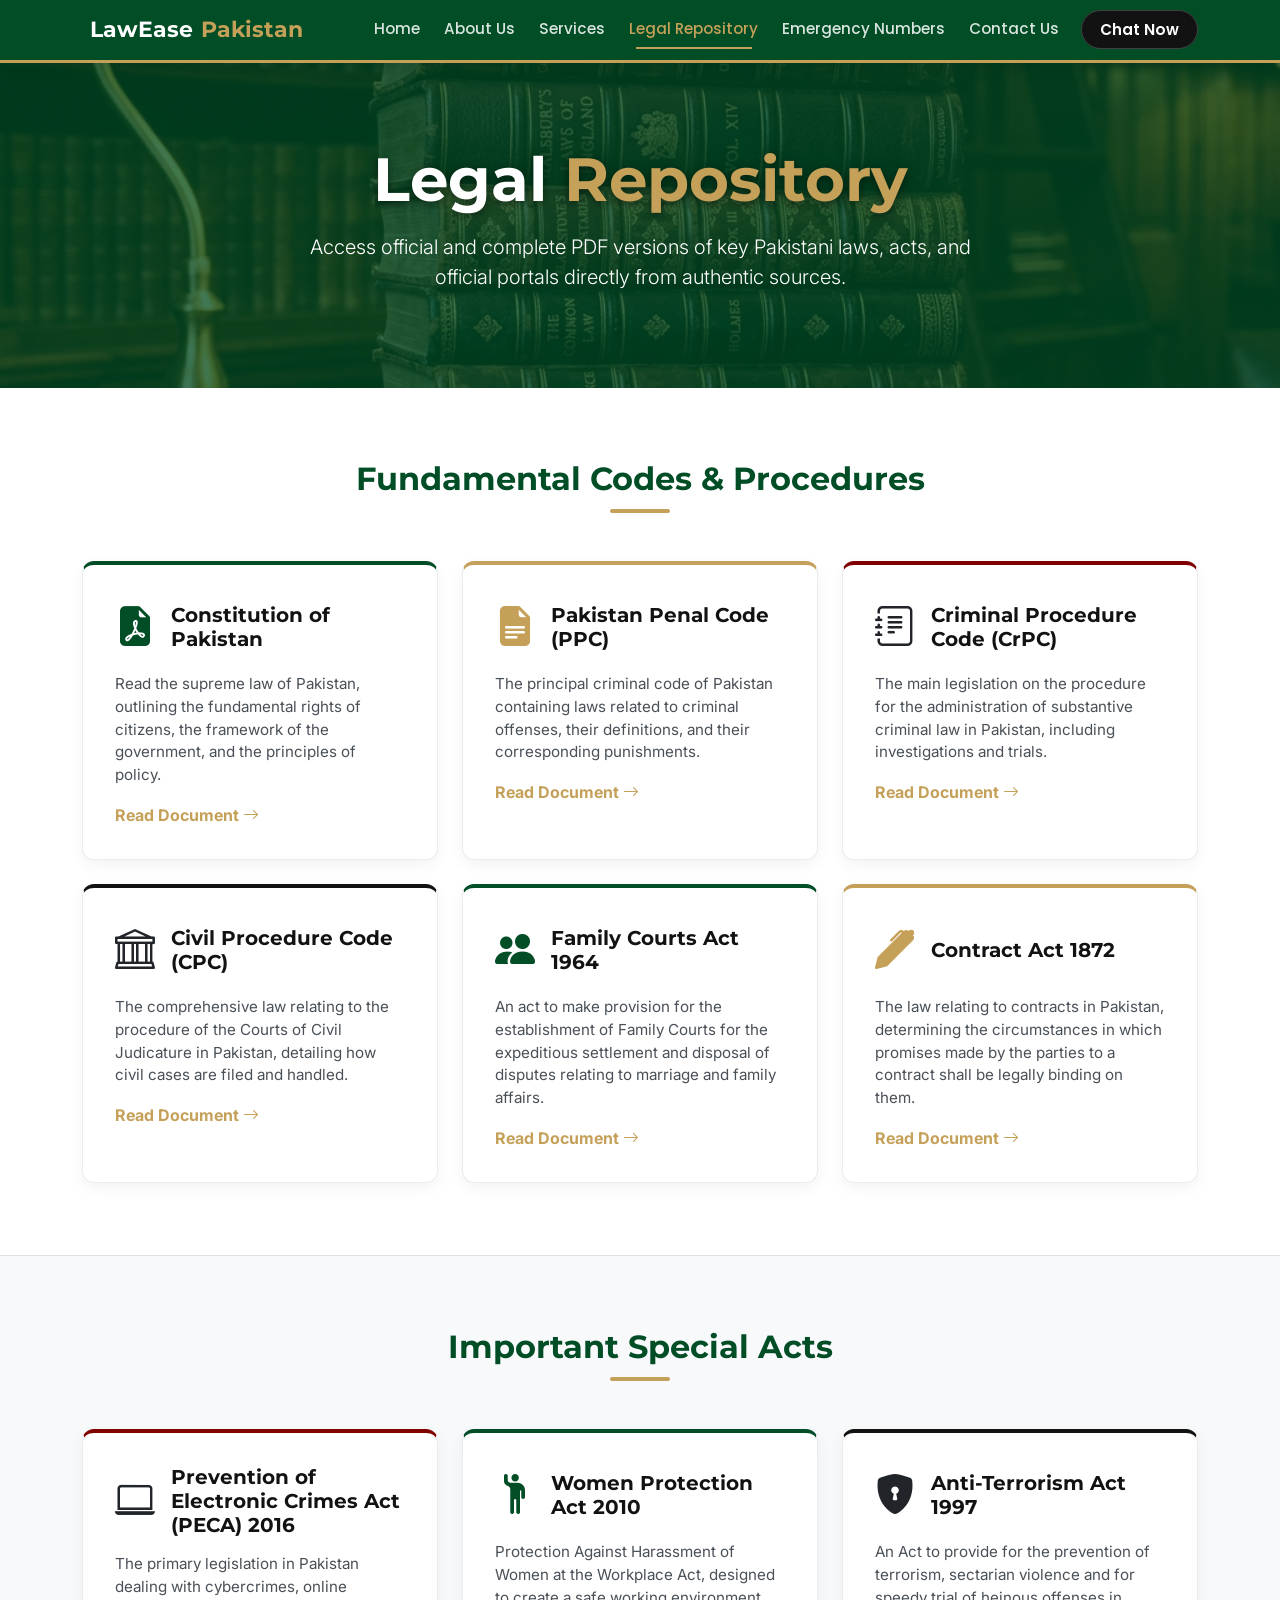
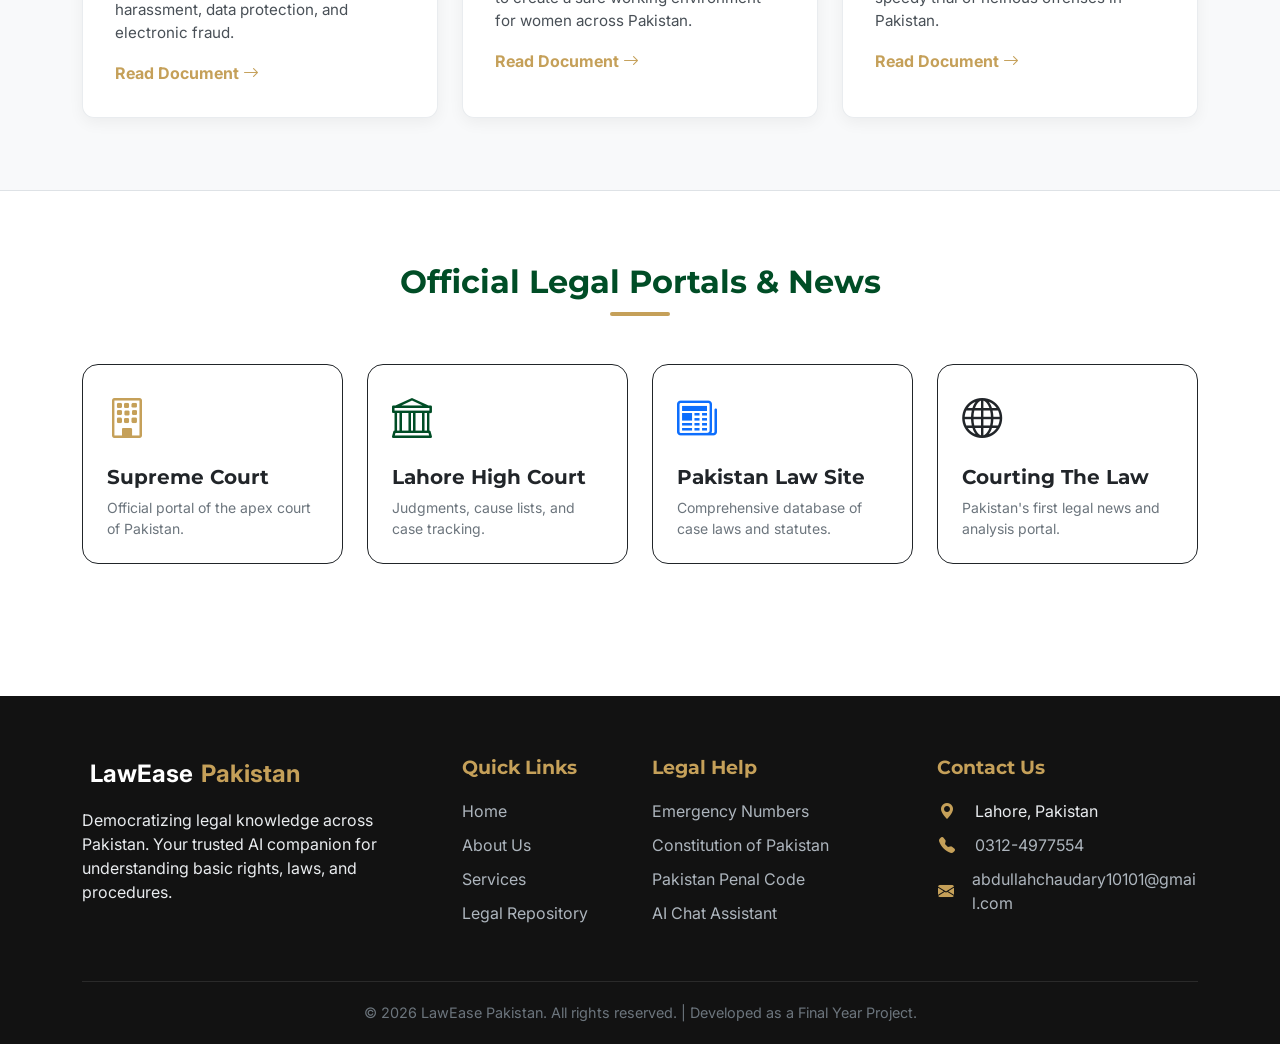
<file: repository.html>
<!DOCTYPE html>
<html lang="en">

<head>
    <meta charset="UTF-8">
    <meta name="viewport" content="width=device-width, initial-scale=1.0">
    <title>Legal Repository | LawEase Pakistan</title>

    <!-- Favicon -->
    <link rel="icon"
        href="data:image/svg+xml,<svg xmlns=%22http://www.w3.org/2000/svg%22 viewBox=%220 0 100 100%22><text y=%22.9em%22 font-size=%2290%22>⚖️</text></svg>">

    <!-- Google Fonts -->
    <link rel="preconnect" href="https://fonts.googleapis.com">
    <link rel="preconnect" href="https://fonts.gstatic.com" crossorigin>
    <link
        href="https://fonts.googleapis.com/css2?family=Inter:wght@400;500;600&family=Montserrat:wght@500;700;800&family=Poppins:wght@400;500;600&display=swap"
        rel="stylesheet">

    <!-- Bootstrap 5 CSS -->
    <link href="https://cdn.jsdelivr.net/npm/bootstrap@5.3.2/dist/css/bootstrap.min.css" rel="stylesheet">
    <!-- Bootstrap Icons -->
    <link rel="stylesheet" href="https://cdn.jsdelivr.net/npm/bootstrap-icons@1.11.1/font/bootstrap-icons.css">

    <!-- Custom CSS -->
    <link rel="stylesheet" href="style.css">
</head>

<body>

    <!-- Navbar -->
    <nav class="navbar navbar-expand-xl sticky-top">
        <div class="container">
            <a class="navbar-brand" href="index.html">
                <i class="bi bi-scales text-gold"></i> LawEase <span>Pakistan</span>
            </a>
            <button class="navbar-toggler" type="button" data-bs-toggle="collapse" data-bs-target="#navbarNav"
                aria-controls="navbarNav" aria-expanded="false" aria-label="Toggle navigation">
                <span class="navbar-toggler-icon"></span>
            </button>
            <div class="collapse navbar-collapse justify-content-end" id="navbarNav">
                <ul class="navbar-nav align-items-center gap-1">
                    <li class="nav-item">
                        <a class="nav-link" href="index.html">Home</a>
                    </li>
                    <li class="nav-item">
                        <a class="nav-link" href="about.html">About Us</a>
                    </li>
                    <li class="nav-item">
                        <a class="nav-link" href="services.html">Services</a>
                    </li>
                    <li class="nav-item">
                        <a class="nav-link active" aria-current="page" href="repository.html">Legal Repository</a>
                    </li>
                    <li class="nav-item">
                        <a class="nav-link" href="emergency.html">Emergency Numbers</a>
                    </li>
                    <li class="nav-item">
                        <a class="nav-link" href="contact.html">Contact Us</a>
                    </li>
                    <li class="nav-item ms-xl-2 mt-3 mt-xl-0">
                        <a class="btn-custom-primary" href="https://laweasepak.vercel.app/" target="_blank">Chat Now</a>
                    </li>
                </ul>
            </div>
        </div>
    </nav>

    <!-- Header -->
    <header class="page-header">
        <img src="images/legal_books_1778331568220.png" alt="Legal Books"
            class="page-header-bg" style="opacity: 0.25;">
        <div class="container text-center page-header-content">
            <h1 class="hero-title mb-3">Legal <span class="text-gold">Repository</span></h1>
            <p class="text-white lead mx-auto" style="max-width: 700px;">Access official and complete PDF versions of
                key Pakistani laws, acts, and official portals directly from authentic sources.</p>
        </div>
    </header>

    <!-- Primary Codes Section -->
    <section class="py-5 bg-white border-bottom">
        <div class="container py-4">
            <h2 class="section-title mb-5">Fundamental Codes & Procedures</h2>
            <div class="row g-4 justify-content-center">
                <!-- Doc 1 -->
                <div class="col-md-6 col-lg-4">
                    <a href="https://pakistani.org/pakistan/constitution/" target="_blank" class="feature-card h-100"
                        style="border-top-color: var(--dark-green);">
                        <div class="d-flex align-items-center mb-3">
                            <i class="bi bi-file-earmark-pdf-fill fs-1 text-dark-green me-3"></i>
                            <h3 class="mb-0 fs-5">Constitution of Pakistan</h3>
                        </div>
                        <p>Read the supreme law of Pakistan, outlining the fundamental rights of citizens, the framework
                            of the government, and the principles of policy.</p>
                        <div class="mt-3 text-gold fw-bold font-accent fs-6">Read Document <i
                                class="bi bi-arrow-right"></i></div>
                    </a>
                </div>

                <!-- Doc 2 -->
                <div class="col-md-6 col-lg-4">
                    <a href="https://pakistani.org/pakistan/legislation/1860/actXLVof1860.html" target="_blank"
                        class="feature-card h-100" style="border-top-color: var(--gold);">
                        <div class="d-flex align-items-center mb-3">
                            <i class="bi bi-file-earmark-text-fill fs-1 text-gold me-3"></i>
                            <h3 class="mb-0 fs-5">Pakistan Penal Code (PPC)</h3>
                        </div>
                        <p>The principal criminal code of Pakistan containing laws related to criminal offenses, their
                            definitions, and their corresponding punishments.</p>
                        <div class="mt-3 text-gold fw-bold font-accent fs-6">Read Document <i
                                class="bi bi-arrow-right"></i></div>
                    </a>
                </div>

                <!-- Doc 3 -->
                <div class="col-md-6 col-lg-4">
                    <a href="https://punjabpolice.gov.pk/system/files/criminal-procedure-code-1898.pdf" target="_blank"
                        class="feature-card h-100" style="border-top-color: var(--maroon);">
                        <div class="d-flex align-items-center mb-3">
                            <i class="bi bi-journal-text fs-1 text-maroon me-3"></i>
                            <h3 class="mb-0 fs-5">Criminal Procedure Code (CrPC)</h3>
                        </div>
                        <p>The main legislation on the procedure for the administration of substantive criminal law in
                            Pakistan, including investigations and trials.</p>
                        <div class="mt-3 text-gold fw-bold font-accent fs-6">Read Document <i
                                class="bi bi-arrow-right"></i></div>
                    </a>
                </div>

                <!-- Doc 4 -->
                <div class="col-md-6 col-lg-4">
                    <a href="https://pja.gov.pk/system/files/CPC.pdf" target="_blank" class="feature-card h-100"
                        style="border-top-color: var(--black);">
                        <div class="d-flex align-items-center mb-3">
                            <i class="bi bi-bank fs-1 text-dark me-3"></i>
                            <h3 class="mb-0 fs-5">Civil Procedure Code (CPC)</h3>
                        </div>
                        <p>The comprehensive law relating to the procedure of the Courts of Civil Judicature in
                            Pakistan, detailing how civil cases are filed and handled.</p>
                        <div class="mt-3 text-gold fw-bold font-accent fs-6">Read Document <i
                                class="bi bi-arrow-right"></i></div>
                    </a>
                </div>

                <!-- Doc 5 -->
                <div class="col-md-6 col-lg-4">
                    <a href="https://na.gov.pk/uploads/documents/1335242011_887.pdf" target="_blank"
                        class="feature-card h-100" style="border-top-color: var(--dark-green);">
                        <div class="d-flex align-items-center mb-3">
                            <i class="bi bi-people-fill fs-1 text-dark-green me-3"></i>
                            <h3 class="mb-0 fs-5">Family Courts Act 1964</h3>
                        </div>
                        <p>An act to make provision for the establishment of Family Courts for the expeditious
                            settlement and disposal of disputes relating to marriage and family affairs.</p>
                        <div class="mt-3 text-gold fw-bold font-accent fs-6">Read Document <i
                                class="bi bi-arrow-right"></i></div>
                    </a>
                </div>

                <!-- Doc 6 -->
                <div class="col-md-6 col-lg-4">
                    <a href="https://pja.gov.pk/system/files/Contract_Act_1872.pdf" target="_blank"
                        class="feature-card h-100" style="border-top-color: var(--gold);">
                        <div class="d-flex align-items-center mb-3">
                            <i class="bi bi-pen-fill fs-1 text-gold me-3"></i>
                            <h3 class="mb-0 fs-5">Contract Act 1872</h3>
                        </div>
                        <p>The law relating to contracts in Pakistan, determining the circumstances in which promises
                            made by the parties to a contract shall be legally binding on them.</p>
                        <div class="mt-3 text-gold fw-bold font-accent fs-6">Read Document <i
                                class="bi bi-arrow-right"></i></div>
                    </a>
                </div>
            </div>
        </div>
    </section>

    <!-- Important Acts Section (New) -->
    <section class="py-5 bg-surface border-bottom">
        <div class="container py-4">
            <h2 class="section-title mb-5">Important Special Acts</h2>
            <div class="row g-4 justify-content-center">
                <!-- Doc 7 -->
                <div class="col-md-6 col-lg-4">
                    <a href="https://na.gov.pk/uploads/documents/1470910659_707.pdf" target="_blank"
                        class="feature-card h-100" style="border-top-color: var(--maroon);">
                        <div class="d-flex align-items-center mb-3">
                            <i class="bi bi-laptop fs-1 text-maroon me-3"></i>
                            <h3 class="mb-0 fs-5">Prevention of Electronic Crimes Act (PECA) 2016</h3>
                        </div>
                        <p>The primary legislation in Pakistan dealing with cybercrimes, online harassment, data
                            protection, and electronic fraud.</p>
                        <div class="mt-3 text-gold fw-bold font-accent fs-6">Read Document <i
                                class="bi bi-arrow-right"></i></div>
                    </a>
                </div>

                <!-- Doc 8 -->
                <div class="col-md-6 col-lg-4">
                    <a href="https://mohr.gov.pk/SiteImage/Misc/files/Protection%20Against%20Harassment%20of%20Women%20at%20the%20Workplace%20Act%202010.pdf"
                        target="_blank" class="feature-card h-100" style="border-top-color: var(--dark-green);">
                        <div class="d-flex align-items-center mb-3">
                            <i class="bi bi-person-raised-hand fs-1 text-dark-green me-3"></i>
                            <h3 class="mb-0 fs-5">Women Protection Act 2010</h3>
                        </div>
                        <p>Protection Against Harassment of Women at the Workplace Act, designed to create a safe
                            working environment for women across Pakistan.</p>
                        <div class="mt-3 text-gold fw-bold font-accent fs-6">Read Document <i
                                class="bi bi-arrow-right"></i></div>
                    </a>
                </div>

                <!-- Doc 9 -->
                <div class="col-md-6 col-lg-4">
                    <a href="https://na.gov.pk/uploads/documents/1301985390_755.pdf" target="_blank"
                        class="feature-card h-100" style="border-top-color: var(--black);">
                        <div class="d-flex align-items-center mb-3">
                            <i class="bi bi-shield-lock-fill fs-1 text-dark me-3"></i>
                            <h3 class="mb-0 fs-5">Anti-Terrorism Act 1997</h3>
                        </div>
                        <p>An Act to provide for the prevention of terrorism, sectarian violence and for speedy trial of
                            heinous offenses in Pakistan.</p>
                        <div class="mt-3 text-gold fw-bold font-accent fs-6">Read Document <i
                                class="bi bi-arrow-right"></i></div>
                    </a>
                </div>
            </div>
        </div>
    </section>

    <!-- Official Portals & News (New) -->
    <section class="py-5 bg-white">
        <div class="container py-4">
            <h2 class="section-title mb-5">Official Legal Portals & News</h2>
            <div class="row g-4">
                <div class="col-md-6 col-lg-3">
                    <a href="https://www.supremecourt.gov.pk/" target="_blank"
                        class="btn btn-outline-dark w-100 p-4 text-start rounded-4 h-100 d-flex flex-column justify-content-between hover-shadow">
                        <div>
                            <i class="bi bi-building fs-1 text-gold mb-3 d-block"></i>
                            <h4 class="font-heading fs-5 fw-bold">Supreme Court</h4>
                            <p class="small text-secondary mb-0">Official portal of the apex court of Pakistan.</p>
                        </div>
                    </a>
                </div>
                <div class="col-md-6 col-lg-3">
                    <a href="https://lhc.gov.pk/" target="_blank"
                        class="btn btn-outline-dark w-100 p-4 text-start rounded-4 h-100 d-flex flex-column justify-content-between hover-shadow">
                        <div>
                            <i class="bi bi-bank fs-1 text-dark-green mb-3 d-block"></i>
                            <h4 class="font-heading fs-5 fw-bold">Lahore High Court</h4>
                            <p class="small text-secondary mb-0">Judgments, cause lists, and case tracking.</p>
                        </div>
                    </a>
                </div>
                <div class="col-md-6 col-lg-3">
                    <a href="https://pakistanlawsite.com/" target="_blank"
                        class="btn btn-outline-dark w-100 p-4 text-start rounded-4 h-100 d-flex flex-column justify-content-between hover-shadow">
                        <div>
                            <i class="bi bi-newspaper fs-1 text-primary mb-3 d-block"></i>
                            <h4 class="font-heading fs-5 fw-bold">Pakistan Law Site</h4>
                            <p class="small text-secondary mb-0">Comprehensive database of case laws and statutes.</p>
                        </div>
                    </a>
                </div>
                <div class="col-md-6 col-lg-3">
                    <a href="https://courtingthelaw.com/" target="_blank"
                        class="btn btn-outline-dark w-100 p-4 text-start rounded-4 h-100 d-flex flex-column justify-content-between hover-shadow">
                        <div>
                            <i class="bi bi-globe fs-1 text-maroon mb-3 d-block"></i>
                            <h4 class="font-heading fs-5 fw-bold">Courting The Law</h4>
                            <p class="small text-secondary mb-0">Pakistan's first legal news and analysis portal.</p>
                        </div>
                    </a>
                </div>
            </div>
        </div>
    </section>

    <!-- Footer -->
    <footer class="site-footer">
        <div class="container">
            <div class="row g-4">
                <div class="col-lg-4 mb-4 mb-lg-0">
                    <a href="index.html"
                        class="text-white text-decoration-none d-flex align-items-center gap-2 mb-3 fs-4 font-heading fw-bold">
                        <i class="bi bi-scales text-gold"></i> LawEase <span class="text-gold">Pakistan</span>
                    </a>
                    <p class="text-secondary-light pe-lg-4">Democratizing legal knowledge across Pakistan. Your trusted
                        AI companion for understanding basic rights, laws, and procedures.</p>
                </div>
                <div class="col-lg-2 col-md-4">
                    <h5>Quick Links</h5>
                    <ul class="footer-links">
                        <li><a href="index.html">Home</a></li>
                        <li><a href="about.html">About Us</a></li>
                        <li><a href="services.html">Services</a></li>
                        <li><a href="repository.html">Legal Repository</a></li>
                    </ul>
                </div>
                <div class="col-lg-3 col-md-4">
                    <h5>Legal Help</h5>
                    <ul class="footer-links">
                        <li><a href="emergency.html">Emergency Numbers</a></li>
                        <li><a href="repository.html">Constitution of Pakistan</a></li>
                        <li><a href="repository.html">Pakistan Penal Code</a></li>
                        <li><a href="https://laweasepak.vercel.app/" target="_blank">AI Chat Assistant</a></li>
                    </ul>
                </div>
                <div class="col-lg-3 col-md-4">
                    <h5>Contact Us</h5>
                    <ul class="footer-links footer-contact">
                        <li class="d-flex align-items-center"><i class="bi bi-geo-alt-fill"></i> <span
                                class="ms-2">Lahore, Pakistan</span></li>
                        <li class="d-flex align-items-center"><i class="bi bi-telephone-fill"></i> <a
                                href="tel:03124977554" class="ms-2">0312-4977554</a></li>
                        <li class="d-flex align-items-center"><i class="bi bi-envelope-fill"></i> <a
                                href="mailto:abdullahchaudary10101@gmail.com" class="ms-2"
                                style="word-break: break-all;">abdullahchaudary10101@gmail.com</a></li>
                    </ul>
                </div>
            </div>
            <div class="footer-bottom">
                <p class="mb-0">&copy; 2026 LawEase Pakistan. All rights reserved. | Developed as a Final Year Project.
                </p>
            </div>
        </div>
    </footer>

    <!-- Bootstrap 5 JS Bundle -->
    <script src="https://cdn.jsdelivr.net/npm/bootstrap@5.3.2/dist/js/bootstrap.bundle.min.js"></script>
    <style>
        .hover-shadow {
            transition: all 0.3s ease;
        }

        .hover-shadow:hover {
            transform: translateY(-5px);
            box-shadow: 0 10px 25px rgba(0, 0, 0, 0.1);
            background-color: var(--bg-surface);
        }
    </style>
</body>

</html>
</file>
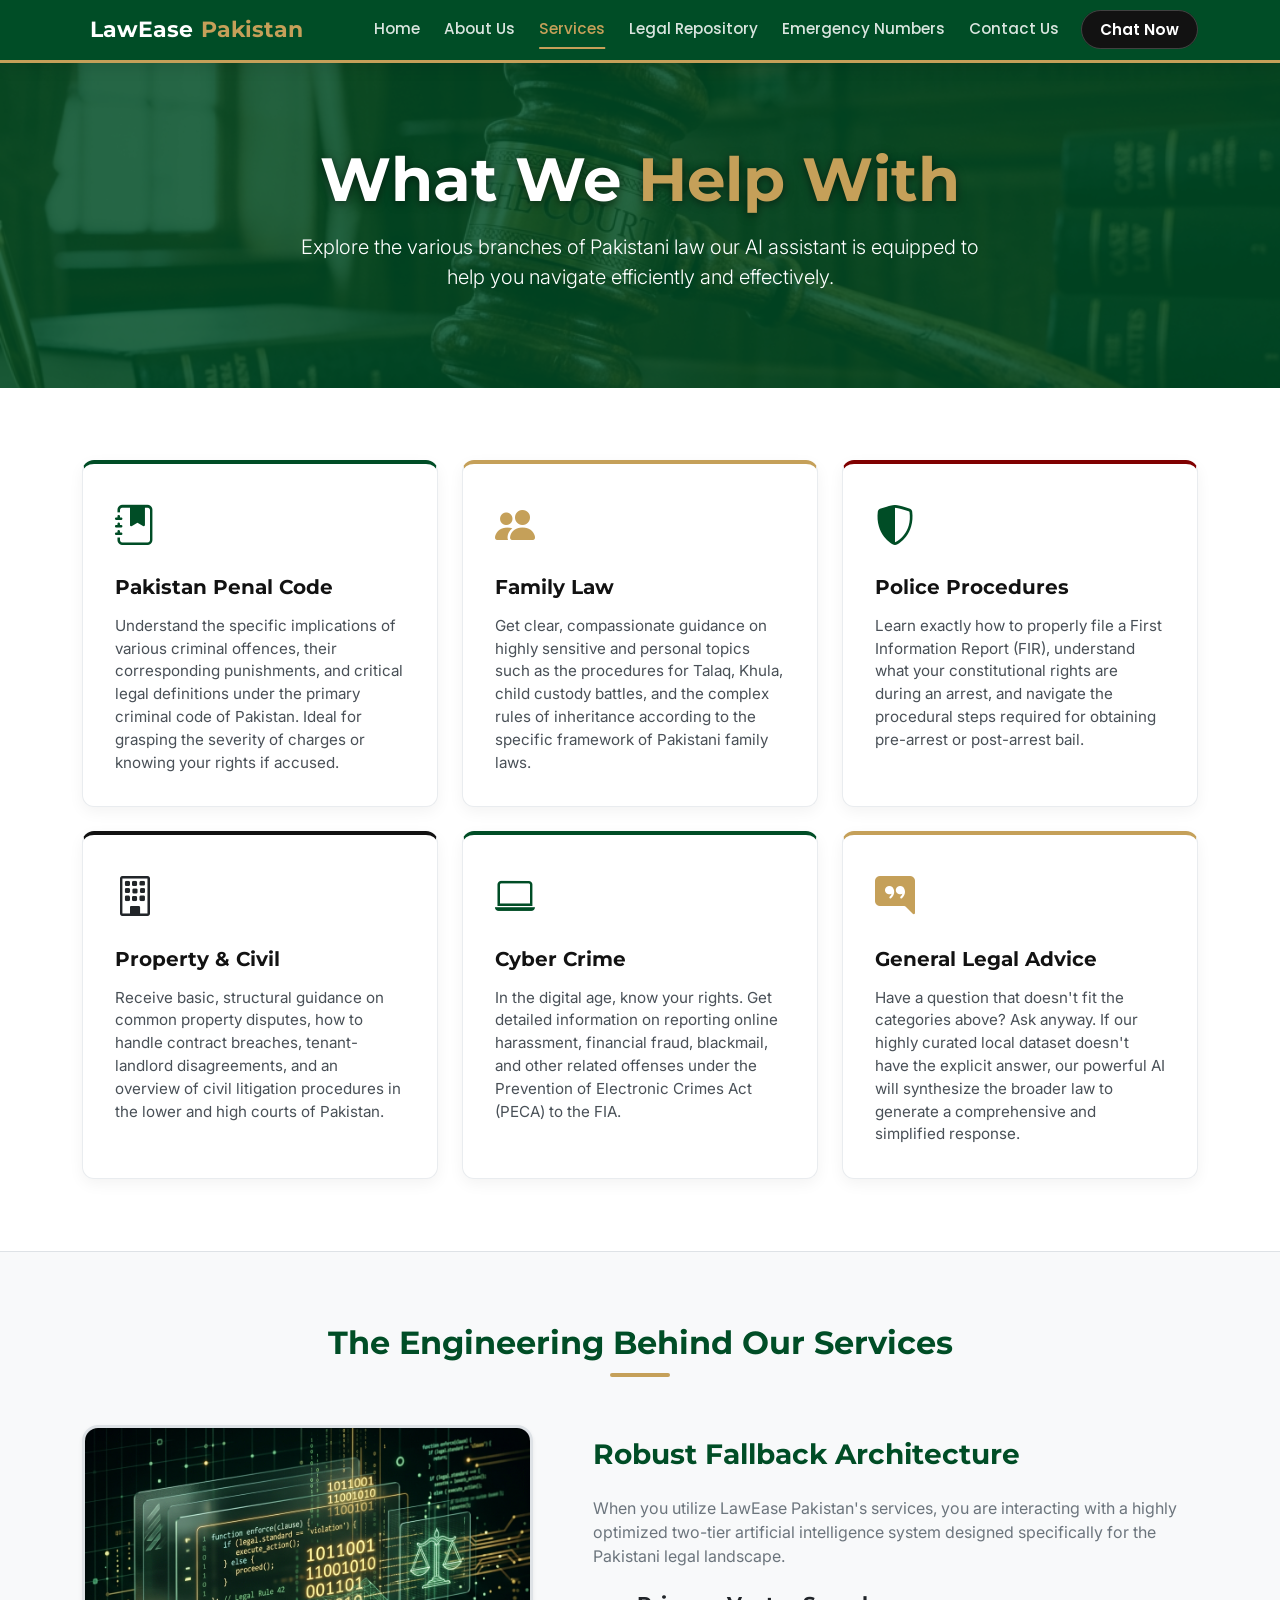
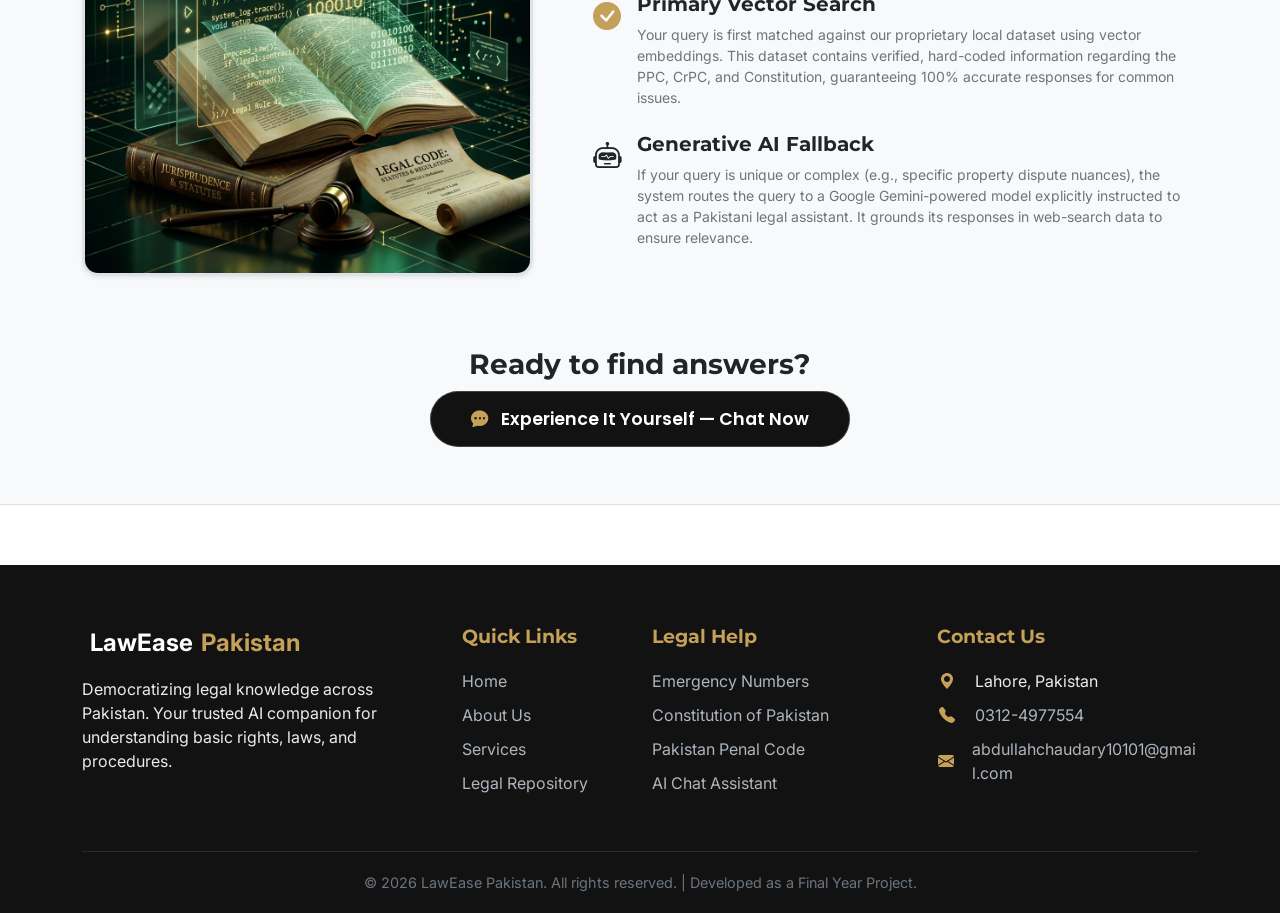
<file: services.html>
<!DOCTYPE html>
<html lang="en">

<head>
    <meta charset="UTF-8">
    <meta name="viewport" content="width=device-width, initial-scale=1.0">
    <title>Services | LawEase Pakistan</title>

    <!-- Favicon -->
    <link rel="icon"
        href="data:image/svg+xml,<svg xmlns=%22http://www.w3.org/2000/svg%22 viewBox=%220 0 100 100%22><text y=%22.9em%22 font-size=%2290%22>⚖️</text></svg>">

    <!-- Google Fonts -->
    <link rel="preconnect" href="https://fonts.googleapis.com">
    <link rel="preconnect" href="https://fonts.gstatic.com" crossorigin>
    <link
        href="https://fonts.googleapis.com/css2?family=Inter:wght@400;500;600&family=Montserrat:wght@500;700;800&family=Poppins:wght@400;500;600&display=swap"
        rel="stylesheet">

    <!-- Bootstrap 5 CSS -->
    <link href="https://cdn.jsdelivr.net/npm/bootstrap@5.3.2/dist/css/bootstrap.min.css" rel="stylesheet">
    <!-- Bootstrap Icons -->
    <link rel="stylesheet" href="https://cdn.jsdelivr.net/npm/bootstrap-icons@1.11.1/font/bootstrap-icons.css">

    <!-- Custom CSS -->
    <link rel="stylesheet" href="style.css">
</head>

<body>

    <!-- Navbar -->
    <nav class="navbar navbar-expand-xl sticky-top">
        <div class="container">
            <a class="navbar-brand" href="index.html">
                <i class="bi bi-scales text-gold"></i> LawEase <span>Pakistan</span>
            </a>
            <button class="navbar-toggler" type="button" data-bs-toggle="collapse" data-bs-target="#navbarNav"
                aria-controls="navbarNav" aria-expanded="false" aria-label="Toggle navigation">
                <span class="navbar-toggler-icon"></span>
            </button>
            <div class="collapse navbar-collapse justify-content-end" id="navbarNav">
                <ul class="navbar-nav align-items-center gap-1">
                    <li class="nav-item">
                        <a class="nav-link" href="index.html">Home</a>
                    </li>
                    <li class="nav-item">
                        <a class="nav-link" href="about.html">About Us</a>
                    </li>
                    <li class="nav-item">
                        <a class="nav-link active" aria-current="page" href="services.html">Services</a>
                    </li>
                    <li class="nav-item">
                        <a class="nav-link" href="repository.html">Legal Repository</a>
                    </li>
                    <li class="nav-item">
                        <a class="nav-link" href="emergency.html">Emergency Numbers</a>
                    </li>
                    <li class="nav-item">
                        <a class="nav-link" href="contact.html">Contact Us</a>
                    </li>
                    <li class="nav-item ms-xl-2 mt-3 mt-xl-0">
                        <a class="btn-custom-primary" href="https://laweasepak.vercel.app/" target="_blank">Chat Now</a>
                    </li>
                </ul>
            </div>
        </div>
    </nav>

    <!-- Header -->
    <header class="page-header">
        <img src="images/legal_gavel_1778331554066.png" alt="Legal Gavel"
            class="page-header-bg">
        <div class="container text-center page-header-content">
            <h1 class="hero-title mb-3">What We <span class="text-gold">Help With</span></h1>
            <p class="text-white lead mx-auto" style="max-width: 700px;">Explore the various branches of Pakistani law
                our AI assistant is equipped to help you navigate efficiently and effectively.</p>
        </div>
    </header>

    <!-- Services Section -->
    <section class="py-5 bg-white">
        <div class="container py-4">
            <div class="row g-4 justify-content-center">
                <!-- Card 1 -->
                <div class="col-md-6 col-lg-4">
                    <div class="feature-card h-100" style="border-top-color: var(--dark-green);">
                        <i class="bi bi-journal-bookmark-fill feature-icon text-dark-green"></i>
                        <h3>Pakistan Penal Code</h3>
                        <p>Understand the specific implications of various criminal offences, their corresponding
                            punishments, and critical legal definitions under the primary criminal code of Pakistan.
                            Ideal for grasping the severity of charges or knowing your rights if accused.</p>
                    </div>
                </div>

                <!-- Card 2 -->
                <div class="col-md-6 col-lg-4">
                    <div class="feature-card h-100" style="border-top-color: var(--gold);">
                        <i class="bi bi-people-fill feature-icon text-gold"></i>
                        <h3>Family Law</h3>
                        <p>Get clear, compassionate guidance on highly sensitive and personal topics such as the
                            procedures for Talaq, Khula, child custody battles, and the complex rules of inheritance
                            according to the specific framework of Pakistani family laws.</p>
                    </div>
                </div>

                <!-- Card 3 -->
                <div class="col-md-6 col-lg-4">
                    <div class="feature-card h-100" style="border-top-color: var(--maroon);">
                        <i class="bi bi-shield-shaded feature-icon text-maroon"></i>
                        <h3>Police Procedures</h3>
                        <p>Learn exactly how to properly file a First Information Report (FIR), understand what your
                            constitutional rights are during an arrest, and navigate the procedural steps required for
                            obtaining pre-arrest or post-arrest bail.</p>
                    </div>
                </div>

                <!-- Card 4 -->
                <div class="col-md-6 col-lg-4">
                    <div class="feature-card h-100" style="border-top-color: var(--black);">
                        <i class="bi bi-building feature-icon text-dark"></i>
                        <h3>Property & Civil</h3>
                        <p>Receive basic, structural guidance on common property disputes, how to handle contract
                            breaches, tenant-landlord disagreements, and an overview of civil litigation procedures in
                            the lower and high courts of Pakistan.</p>
                    </div>
                </div>

                <!-- Card 5 -->
                <div class="col-md-6 col-lg-4">
                    <div class="feature-card h-100" style="border-top-color: var(--dark-green);">
                        <i class="bi bi-laptop feature-icon text-dark-green"></i>
                        <h3>Cyber Crime</h3>
                        <p>In the digital age, know your rights. Get detailed information on reporting online
                            harassment, financial fraud, blackmail, and other related offenses under the Prevention of
                            Electronic Crimes Act (PECA) to the FIA.</p>
                    </div>
                </div>

                <!-- Card 6 -->
                <div class="col-md-6 col-lg-4">
                    <div class="feature-card h-100" style="border-top-color: var(--gold);">
                        <i class="bi bi-chat-right-quote-fill feature-icon text-gold"></i>
                        <h3>General Legal Advice</h3>
                        <p>Have a question that doesn't fit the categories above? Ask anyway. If our highly curated
                            local dataset doesn't have the explicit answer, our powerful AI will synthesize the broader
                            law to generate a comprehensive and simplified response.</p>
                    </div>
                </div>
            </div>
        </div>
    </section>

    <!-- Service Process Section (New) -->
    <section class="py-5 bg-surface border-top border-bottom">
        <div class="container py-4">
            <h2 class="section-title">The Engineering Behind Our Services</h2>
            <div class="row align-items-center mt-4">
                <div class="col-lg-5 mb-4 mb-lg-0">
                    <img src="images/legal_tech_1778331539262.png"
                        alt="Code and Law" class="img-fluid rounded-4 shadow-sm border border-3 border-dark-green">
                </div>
                <div class="col-lg-7 ps-lg-5">
                    <h3 class="font-heading mb-4 text-dark-green">Robust Fallback Architecture</h3>
                    <p class="text-secondary mb-4">When you utilize LawEase Pakistan's services, you are interacting
                        with a highly optimized two-tier artificial intelligence system designed specifically for the
                        Pakistani legal landscape.</p>

                    <ul class="list-unstyled">
                        <li class="d-flex mb-4">
                            <i class="bi bi-check-circle-fill text-gold fs-3 me-3 mt-1"></i>
                            <div>
                                <h5 class="font-heading fw-bold">Primary Vector Search</h5>
                                <p class="text-secondary small mb-0">Your query is first matched against our proprietary
                                    local dataset using vector embeddings. This dataset contains verified, hard-coded
                                    information regarding the PPC, CrPC, and Constitution, guaranteeing 100% accurate
                                    responses for common issues.</p>
                            </div>
                        </li>
                        <li class="d-flex">
                            <i class="bi bi-robot text-maroon fs-3 me-3 mt-1"></i>
                            <div>
                                <h5 class="font-heading fw-bold">Generative AI Fallback</h5>
                                <p class="text-secondary small mb-0">If your query is unique or complex (e.g., specific
                                    property dispute nuances), the system routes the query to a Google Gemini-powered
                                    model explicitly instructed to act as a Pakistani legal assistant. It grounds its
                                    responses in web-search data to ensure relevance.</p>
                            </div>
                        </li>
                    </ul>
                </div>
            </div>
            <!-- CTA -->
            <div class="text-center mt-5 pt-4">
                <h3 class="font-heading mb-4">Ready to find answers?</h3>
                <a href="https://laweasepak.vercel.app/" target="_blank" class="btn-custom-primary"
                    style="padding: 15px 40px; font-size: 1.1rem;"><i class="bi bi-chat-dots-fill me-2 text-gold"></i>
                    Experience It Yourself — Chat Now</a>
            </div>
        </div>
    </section>

    <!-- Footer -->
    <footer class="site-footer">
        <div class="container">
            <div class="row g-4">
                <div class="col-lg-4 mb-4 mb-lg-0">
                    <a href="index.html"
                        class="text-white text-decoration-none d-flex align-items-center gap-2 mb-3 fs-4 font-heading fw-bold">
                        <i class="bi bi-scales text-gold"></i> LawEase <span class="text-gold">Pakistan</span>
                    </a>
                    <p class="text-secondary-light pe-lg-4">Democratizing legal knowledge across Pakistan. Your trusted
                        AI companion for understanding basic rights, laws, and procedures.</p>
                </div>
                <div class="col-lg-2 col-md-4">
                    <h5>Quick Links</h5>
                    <ul class="footer-links">
                        <li><a href="index.html">Home</a></li>
                        <li><a href="about.html">About Us</a></li>
                        <li><a href="services.html">Services</a></li>
                        <li><a href="repository.html">Legal Repository</a></li>
                    </ul>
                </div>
                <div class="col-lg-3 col-md-4">
                    <h5>Legal Help</h5>
                    <ul class="footer-links">
                        <li><a href="emergency.html">Emergency Numbers</a></li>
                        <li><a href="repository.html">Constitution of Pakistan</a></li>
                        <li><a href="repository.html">Pakistan Penal Code</a></li>
                        <li><a href="https://laweasepak.vercel.app/" target="_blank">AI Chat Assistant</a></li>
                    </ul>
                </div>
                <div class="col-lg-3 col-md-4">
                    <h5>Contact Us</h5>
                    <ul class="footer-links footer-contact">
                        <li class="d-flex align-items-center"><i class="bi bi-geo-alt-fill"></i> <span
                                class="ms-2">Lahore, Pakistan</span></li>
                        <li class="d-flex align-items-center"><i class="bi bi-telephone-fill"></i> <a
                                href="tel:03124977554" class="ms-2">0312-4977554</a></li>
                        <li class="d-flex align-items-center"><i class="bi bi-envelope-fill"></i> <a
                                href="mailto:abdullahchaudary10101@gmail.com" class="ms-2"
                                style="word-break: break-all;">abdullahchaudary10101@gmail.com</a></li>
                    </ul>
                </div>
            </div>
            <div class="footer-bottom">
                <p class="mb-0">&copy; 2026 LawEase Pakistan. All rights reserved. | Developed as a Final Year Project.
                </p>
            </div>
        </div>
    </footer>

    <!-- Bootstrap 5 JS Bundle -->
    <script src="https://cdn.jsdelivr.net/npm/bootstrap@5.3.2/dist/js/bootstrap.bundle.min.js"></script>
</body>

</html>
</file>
<file: style.css>
:root {
    --bg-main: #ffffff;
    --bg-surface: #f8f9fa;
    --text-primary: #212529;
    --text-secondary: #495057;
    --dark-green: #004d26;
    --maroon: #800000;
    --gold: #c5a059;
    --gold-light: #e6c875;
    --grey-light: #e9ecef;
    --black: #121212;
    --font-sans: 'Inter', sans-serif;
    --font-heading: 'Montserrat', sans-serif;
    --font-accent: 'Poppins', sans-serif;
}

body {
    font-family: var(--font-sans);
    color: var(--text-primary);
    background-color: var(--bg-main);
    -webkit-font-smoothing: antialiased;
}

h1, h2, h3, h4, h5, h6, .navbar-brand {
    font-family: var(--font-heading);
    font-weight: 700;
}

.text-gold { color: var(--gold) !important; }
.text-dark-green { color: var(--dark-green) !important; }
.bg-dark-green { background-color: var(--dark-green) !important; }
.bg-gold { background-color: var(--gold) !important; }
.bg-surface { background-color: var(--bg-surface) !important; }

/* Navbar Overrides */
.navbar {
    background-color: var(--dark-green) !important;
    border-bottom: 3px solid var(--gold);
    box-shadow: 0 4px 15px rgba(0,0,0,0.1);
}
.navbar-brand {
    color: #fff !important;
    font-size: 1.4rem;
    display: flex;
    align-items: center;
    gap: 8px;
}
.navbar-brand span { color: var(--gold); }
.nav-link {
    color: rgba(255,255,255,0.85) !important;
    font-family: var(--font-accent);
    font-weight: 500;
    margin: 0 2px;
    padding-left: 8px !important;
    padding-right: 8px !important;
    transition: all 0.3s ease;
    position: relative;
    font-size: 0.95rem;
}
.nav-link:hover, .nav-link.active {
    color: var(--gold) !important;
}
.nav-link::after {
    content: '';
    position: absolute;
    width: 0;
    height: 2px;
    bottom: 0;
    left: 50%;
    background-color: var(--gold);
    transition: all 0.3s ease;
    transform: translateX(-50%);
}
.nav-link:hover::after, .nav-link.active::after {
    width: 80%;
}
.navbar-toggler {
    border-color: rgba(255,255,255,0.5) !important;
}
.navbar-toggler-icon {
    background-image: url("data:image/svg+xml,%3csvg xmlns='http://www.w3.org/2000/svg' viewBox='0 0 30 30'%3e%3cpath stroke='rgba%28255, 255, 255, 0.75%29' stroke-linecap='round' stroke-miterlimit='10' stroke-width='2' d='M4 7h22M4 15h22M4 23h22'/%3e%3c/svg%3e") !important;
}

/* Buttons */
.btn-custom-primary {
    background-color: var(--black);
    color: #fff;
    border: 1px solid rgba(255,255,255,0.2);
    padding: 8px 18px;
    border-radius: 30px;
    font-family: var(--font-accent);
    font-weight: 600;
    transition: all 0.3s ease;
    text-decoration: none;
    font-size: 0.95rem;
}
.btn-custom-primary:hover {
    background-color: #222;
    color: var(--gold);
    transform: translateY(-2px);
    box-shadow: 0 4px 15px rgba(197, 160, 89, 0.3);
}

.btn-custom-gold {
    background-color: var(--gold);
    color: var(--black);
    border: none;
    padding: 12px 30px;
    border-radius: 30px;
    font-family: var(--font-accent);
    font-weight: 600;
    transition: all 0.3s ease;
    text-decoration: none;
    display: inline-block;
}
.btn-custom-gold:hover {
    background-color: var(--gold-light);
    color: var(--black);
    transform: translateY(-2px);
    box-shadow: 0 5px 15px rgba(197, 160, 89, 0.4);
}

/* Hero Section with Image Background */
.hero-section {
    position: relative;
    padding: 120px 0;
    color: #fff;
    background-color: var(--black);
    overflow: hidden;
    border-bottom: 3px solid var(--gold);
}
.hero-bg-image {
    position: absolute;
    top: 0;
    left: 0;
    width: 100%;
    height: 100%;
    object-fit: cover;
    z-index: 0;
    opacity: 0.35;
}
.hero-overlay {
    position: absolute;
    top: 0;
    left: 0;
    width: 100%;
    height: 100%;
    background: linear-gradient(135deg, rgba(0, 77, 38, 0.8) 0%, rgba(18, 18, 18, 0.9) 100%);
    z-index: 1;
}
.hero-content {
    position: relative;
    z-index: 2;
}
.hero-title {
    font-size: 3.8rem;
    color: #fff;
    line-height: 1.2;
    margin-bottom: 1.5rem;
    text-shadow: 0 2px 10px rgba(0,0,0,0.5);
}
.hero-title span { color: var(--gold); }
.hero-subtitle {
    font-size: 1.2rem;
    color: #e9ecef;
    margin-bottom: 2rem;
    max-width: 650px;
}

/* Page Headers (About, Services, etc) */
.page-header {
    position: relative;
    padding: 80px 0;
    background-color: var(--dark-green);
    color: #fff;
    overflow: hidden;
}
.page-header-bg {
    position: absolute;
    top: 0;
    left: 0;
    width: 100%;
    height: 100%;
    object-fit: cover;
    opacity: 0.15;
    z-index: 0;
}
.page-header-content {
    position: relative;
    z-index: 1;
}

/* Cards */
.feature-card {
    background: #fff;
    border: 1px solid var(--grey-light);
    border-top: 4px solid var(--dark-green);
    border-radius: 12px;
    padding: 2rem;
    height: 100%;
    transition: all 0.3s ease;
    box-shadow: 0 5px 15px rgba(0,0,0,0.05);
    text-decoration: none;
    color: inherit;
    display: block;
}
.feature-card:hover {
    transform: translateY(-10px);
    box-shadow: 0 15px 30px rgba(0,0,0,0.1);
    border-top-color: var(--gold);
}
.feature-icon {
    font-size: 2.5rem;
    color: var(--dark-green);
    margin-bottom: 1.2rem;
    display: inline-block;
    transition: transform 0.3s;
}
.feature-card:hover .feature-icon {
    transform: scale(1.1);
    color: var(--gold);
}
.feature-card h3 {
    font-size: 1.25rem;
    color: var(--black);
    margin-bottom: 1rem;
}
.feature-card p {
    color: var(--text-secondary);
    font-size: 0.95rem;
    margin-bottom: 0;
}

/* Section Titles */
.section-title {
    color: var(--dark-green);
    text-align: center;
    margin-bottom: 3rem;
    position: relative;
    padding-bottom: 15px;
}
.section-title::after {
    content: '';
    position: absolute;
    width: 60px;
    height: 4px;
    background: var(--gold);
    bottom: 0;
    left: 50%;
    transform: translateX(-50%);
    border-radius: 2px;
}

/* Team Section */
.team-card {
    text-align: center;
    border: none;
    background: var(--bg-surface);
    border-radius: 15px;
    overflow: hidden;
    transition: all 0.3s ease;
    padding-bottom: 1.5rem;
}
.team-card:hover {
    transform: translateY(-5px);
    box-shadow: 0 10px 25px rgba(0,0,0,0.1);
}
.team-img-wrapper {
    width: 150px;
    height: 150px;
    margin: 20px auto;
    border-radius: 50%;
    overflow: hidden;
    border: 4px solid var(--gold);
    background-color: var(--grey-light);
    display: flex;
    align-items: center;
    justify-content: center;
}
.team-img-placeholder {
    font-size: 4rem;
    color: #adb5bd;
}

/* Emergency Cards */
.emergency-card {
    border-top-color: var(--maroon);
}
.emergency-number {
    font-size: 2.5rem;
    font-weight: 800;
    font-family: var(--font-heading);
    color: var(--maroon);
    margin: 15px 0;
    transition: color 0.3s;
}
.emergency-card:hover .emergency-number {
    color: var(--gold);
}

/* Process Steps */
.step-number {
    width: 60px;
    height: 60px;
    background-color: var(--dark-green);
    color: var(--gold);
    border-radius: 50%;
    display: flex;
    align-items: center;
    justify-content: center;
    font-size: 1.8rem;
    font-weight: bold;
    font-family: var(--font-heading);
    margin: 0 auto 20px;
    box-shadow: 0 5px 15px rgba(0,77,38,0.3);
}

/* Statistics */
.stat-box {
    text-align: center;
    padding: 30px;
    border-right: 1px solid rgba(255,255,255,0.1);
}
.stat-box:last-child {
    border-right: none;
}
.stat-number {
    font-size: 3rem;
    font-weight: 800;
    color: var(--gold);
    font-family: var(--font-heading);
}

/* Images */
.rounded-img {
    border-radius: 12px;
    box-shadow: 0 10px 30px rgba(0,0,0,0.1);
}

/* FAQ Accordion overrides */
.accordion-button:not(.collapsed) {
    color: var(--dark-green);
    background-color: rgba(197, 160, 89, 0.1);
    box-shadow: inset 0 -1px 0 rgba(0,0,0,.125);
}
.accordion-button:focus {
    box-shadow: 0 0 0 0.25rem rgba(197, 160, 89, 0.25);
}

/* Footer */
.site-footer {
    background-color: var(--black);
    color: #e9ecef;
    padding: 60px 0 20px;
    margin-top: 60px;
}
.site-footer h5 {
    color: var(--gold);
    margin-bottom: 20px;
    font-size: 1.2rem;
}
.footer-links {
    list-style: none;
    padding: 0;
}
.footer-links li {
    margin-bottom: 10px;
}
.footer-links a {
    color: #adb5bd;
    text-decoration: none;
    transition: color 0.3s, padding-left 0.3s;
}
.footer-links a:hover {
    color: var(--gold);
    padding-left: 5px;
}
.footer-contact i {
    color: var(--gold);
    margin-right: 10px;
    width: 20px;
    text-align: center;
}
.footer-bottom {
    margin-top: 40px;
    padding-top: 20px;
    border-top: 1px solid rgba(255,255,255,0.1);
    text-align: center;
    font-size: 0.9rem;
    color: #6c757d;
}

/* Responsive Overrides */
@media (max-width: 768px) {
    .hero-title { font-size: 2.5rem; }
    .hero-section { padding: 80px 0; }
    .section-title { font-size: 2rem; }
    .stat-box { border-right: none; border-bottom: 1px solid rgba(255,255,255,0.1); }
    .stat-box:last-child { border-bottom: none; }
}
@media (max-width: 1199px) {
    /* For standard laptops, ensure navbar doesn't overlap */
    .nav-link { padding-left: 5px !important; padding-right: 5px !important; font-size: 0.9rem; }
}
</file>
